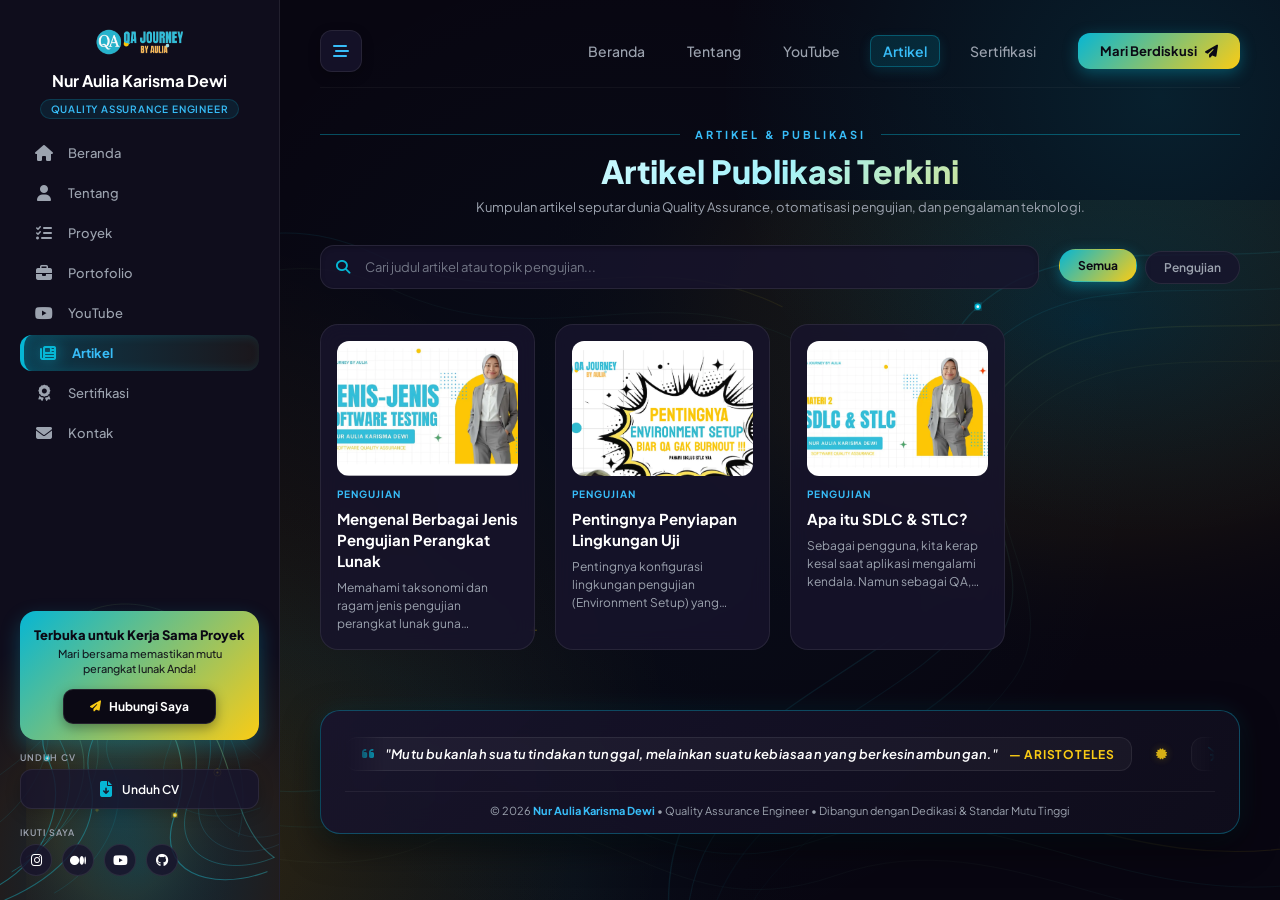
<file: Modul/article.html>
<!DOCTYPE html>
<html lang="id">
<head>
    <meta charset="UTF-8">
    <meta name="viewport" content="width=device-width, initial-scale=1.0">
    <title>Artikel & Publikasi - Nur Aulia Karisma Dewi</title>
    <!-- Google Fonts: Plus Jakarta Sans -->
    <link href="https://fonts.googleapis.com/css2?family=Plus+Jakarta+Sans:wght@300;400;500;600;700;800&display=swap" rel="stylesheet">
    <!-- FontAwesome Icons CDN -->
    <link rel="stylesheet" href="https://cdnjs.cloudflare.com/ajax/libs/font-awesome/6.4.0/css/all.min.css">
    <!-- Hubungkan dengan file style.css -->
    <link rel="stylesheet" href="../style.css">
</head>
<body>

    <div class="portfolio-container">
        <!-- SIDEBAR BACKDROP OVERLAY FOR MOBILE -->
        <div class="sidebar-overlay" id="sidebarOverlay"></div>
        
        <!-- SIDEBAR -->
        <aside class="sidebar" id="sidebar">
            <button class="sidebar-close-btn" aria-label="Tutup Bilah Sisi" title="Tutup Bilah Sisi">
                <i class="fa-solid fa-xmark"></i>
            </button>

            <div class="logo-area">
                <img src="../Asset_img_Thubnile/QA Journey.png" alt="Logo" class="logo-img">
                <div class="logo-text">
                    <h3>Nur Aulia Karisma Dewi</h3>
                    <span>Quality Assurance Engineer</span>
                </div>
            </div>

            <!-- SIDEBAR NAV LINKS -->
            <ul class="nav-links">
                <li><a href="../index.html" data-tooltip="Beranda"><i class="fa-solid fa-house"></i> Beranda</a></li>
                <li><a href="about.html" data-tooltip="Tentang"><i class="fa-solid fa-user"></i> Tentang</a></li>
                <li><a href="project.html" data-tooltip="Proyek"><i class="fa-solid fa-list-check"></i> Proyek</a></li>
                <li><a href="portfolio.html" data-tooltip="Portofolio"><i class="fa-solid fa-briefcase"></i> Portofolio</a></li>
                <li><a href="youtube.html" data-tooltip="YouTube"><i class="fa-brands fa-youtube"></i> YouTube</a></li>
                <li class="active"><a href="article.html" data-tooltip="Artikel"><i class="fa-solid fa-newspaper"></i> Artikel</a></li>
                <li><a href="certificate.html" data-tooltip="Sertifikasi"><i class="fa-solid fa-award"></i> Sertifikasi</a></li>
                <li><a href="../index.html#contact" data-tooltip="Kontak"><i class="fa-solid fa-envelope"></i> Kontak</a></li>
            </ul>

            <div class="freelance-card">
                <p>Terbuka untuk Kerja Sama Proyek</p>
                <small>Mari bersama memastikan mutu perangkat lunak Anda!</small>
                <a href="../index.html#contact" class="btn-hire"><i class="fa-solid fa-paper-plane"></i> Hubungi Saya</a>
            </div>

            <div class="sidebar-footer">
                <p class="download-label">UNDUH CV</p>
                <a href="../certification/sertif.png" class="btn-download" download data-tooltip="Unduh CV">
                    <i class="fa-solid fa-file-arrow-down"></i> Unduh CV
                </a>
                
                <p class="follow-label">IKUTI SAYA</p>
                <div class="social-icons">
                    <a href="https://www.instagram.com/nurauliakarisma?igsi=NmxudG5hdjR0bzlm" target="_blank" title="Instagram"><i class="fa-brands fa-instagram"></i></a>
                    <a href="https://medium.com/@nurauliakarismadewi" target="_blank" title="Medium"><i class="fa-brands fa-medium"></i></a>
                    <a href="https://www.youtube.com/@nurauliakarismadewi" target="_blank" title="YouTube"><i class="fa-brands fa-youtube"></i></a>
                    <a href="https://github.com/nurauliakarisma" target="_blank" title="GitHub"><i class="fa-brands fa-github"></i></a>
                </div>
            </div>
        </aside>

        <!-- MAIN CONTENT AREA -->
        <main class="main-content">
            
            <!-- TOP NAVBAR -->
            <header class="top-nav">
                <div class="top-nav-left">
                    <button id="sidebarToggle" class="sidebar-toggle-btn" aria-label="Buka/Tutup Bilah Sisi" title="Buka/Tutup Bilah Sisi">
                        <i class="fa-solid fa-bars-staggered"></i>
                    </button>
                </div>
                <div class="top-nav-right">
                    <nav>
                        <a href="../index.html">Beranda</a>
                        <a href="about.html">Tentang</a>
                        <a href="youtube.html">YouTube</a>
                        <a href="article.html" class="active">Artikel</a>
                        <a href="certificate.html">Sertifikasi</a>
                    </nav>
                    <a href="../index.html#contact" class="btn-lets-talk">Mari Berdiskusi <i class="fa-solid fa-paper-plane"></i></a>
                </div>
            </header>

            <!-- PAGE TITLE HEADER -->
            <div style="margin-bottom: 30px;" class="reveal">
                <div style="display: flex; align-items: center; gap: 15px; margin-bottom: 10px;">
                    <div style="height: 1px; background: rgba(6, 182, 212, 0.4); flex: 1;"></div>
                    <span style="color: var(--cyan-light); font-size: 11px; text-transform: uppercase; letter-spacing: 3px; font-weight: 700;">ARTIKEL & PUBLIKASI</span>
                    <div style="height: 1px; background: rgba(6, 182, 212, 0.4); flex: 1;"></div>
                </div>
                <h1 style="font-size: 32px; font-weight: 800; text-align: center; margin-bottom: 8px; background: linear-gradient(135deg, #ffffff, #a5f3fc, var(--accent-yellow)); background-clip: text; -webkit-background-clip: text; -webkit-text-fill-color: transparent;">
                    Artikel Publikasi Terkini
                </h1>
                <p style="color: var(--text-muted); text-align: center; font-size: 13px;">
                    Kumpulan artikel seputar dunia Quality Assurance, otomatisasi pengujian, dan pengalaman teknologi.
                </p>
            </div>

            <!-- SEARCH BAR & FILTER TAGS -->
            <div class="article-controls reveal">
                <!-- Search Box -->
                <div class="search-box">
                    <i class="fa-solid fa-search"></i>
                    <input type="text" id="articleSearch" placeholder="Cari judul artikel atau topik pengujian...">
                </div>

                <button class="mobile-filter-btn" aria-label="Buka Filter" title="Filter">
                    <i class="fa-solid fa-sliders"></i>
                    <span>Filter</span>
                </button>

                <!-- Filter Tags -->
                <div class="filter-tags">
                    <button class="tag-btn active" data-filter="all">Semua</button>
                    <button class="tag-btn" data-filter="Pengujian">Pengujian</button>
                </div>
            </div>

            <!-- ARTICLES GRID -->
            <div class="projects-grid" id="articlesGrid">
                <!-- Populated dynamically by articles-data.js & main.js -->
            </div>

            <!-- RUNNING QA QUOTES MARQUEE FOOTER -->
            <footer class="qa-marquee-footer reveal">
                <div class="marquee-wrapper">
                    <div class="marquee-track">
                        <div class="marquee-item">
                            <i class="fa-solid fa-quote-left marquee-icon"></i>
                            <span class="marquee-quote">"Mutu bukanlah suatu tindakan tunggal, melainkan suatu kebiasaan yang berkesinambungan."</span>
                            <span class="marquee-author">— Aristoteles</span>
                        </div>
                        <div class="marquee-separator"><i class="fa-solid fa-certificate"></i></div>
                        <div class="marquee-item">
                            <i class="fa-solid fa-bug-slash marquee-icon"></i>
                            <span class="marquee-quote">"Pengujian perangkat lunak tidak membuktikan ketiadaan cacat sistem, melainkan membuktikan keberadaannya."</span>
                            <span class="marquee-author">— Edsger W. Dijkstra</span>
                        </div>
                        <div class="marquee-separator"><i class="fa-solid fa-bolt"></i></div>
                        <div class="marquee-item">
                            <i class="fa-solid fa-wand-magic-sparkles marquee-icon"></i>
                            <span class="marquee-quote">"Kualitas tidak pernah hadir secara kebetulan; kualitas senantiasa merupakan buah dari ikhtiar yang cerdas."</span>
                            <span class="marquee-author">— John Ruskin</span>
                        </div>
                        <div class="marquee-separator"><i class="fa-solid fa-shield-halved"></i></div>
                        <div class="marquee-item">
                            <i class="fa-solid fa-robot marquee-icon"></i>
                            <span class="marquee-quote">"Otomatiskan hal yang terduga, eksplorasi hal yang luar biasa."</span>
                            <span class="marquee-author">— Filosofi Quality Assurance (QA)</span>
                        </div>
                        <div class="marquee-separator"><i class="fa-solid fa-certificate"></i></div>
                        <div class="marquee-item">
                            <i class="fa-solid fa-bullseye marquee-icon"></i>
                            <span class="marquee-quote">"Uji sedini mungkin, uji sesering mungkin, rilis dengan keyakinan penuh."</span>
                            <span class="marquee-author">— Rekayasa Mutu Perangkat Lunak</span>
                        </div>
                        <div class="marquee-separator"><i class="fa-solid fa-bolt"></i></div>
                        
                        <!-- Duplicate Items for Seamless Infinite Loop -->
                        <div class="marquee-item">
                            <i class="fa-solid fa-quote-left marquee-icon"></i>
                            <span class="marquee-quote">"Mutu bukanlah suatu tindakan tunggal, melainkan suatu kebiasaan yang berkesinambungan."</span>
                            <span class="marquee-author">— Aristoteles</span>
                        </div>
                        <div class="marquee-separator"><i class="fa-solid fa-certificate"></i></div>
                        <div class="marquee-item">
                            <i class="fa-solid fa-bug-slash marquee-icon"></i>
                            <span class="marquee-quote">"Pengujian perangkat lunak tidak membuktikan ketiadaan cacat sistem, melainkan membuktikan keberadaannya."</span>
                            <span class="marquee-author">— Edsger W. Dijkstra</span>
                        </div>
                        <div class="marquee-separator"><i class="fa-solid fa-bolt"></i></div>
                        <div class="marquee-item">
                            <i class="fa-solid fa-wand-magic-sparkles marquee-icon"></i>
                            <span class="marquee-quote">"Kualitas tidak pernah hadir secara kebetulan; kualitas senantiasa merupakan buah dari ikhtiar yang cerdas."</span>
                            <span class="marquee-author">— John Ruskin</span>
                        </div>
                        <div class="marquee-separator"><i class="fa-solid fa-shield-halved"></i></div>
                        <div class="marquee-item">
                            <i class="fa-solid fa-robot marquee-icon"></i>
                            <span class="marquee-quote">"Otomatiskan hal yang terduga, eksplorasi hal yang luar biasa."</span>
                            <span class="marquee-author">— Filosofi Quality Assurance (QA)</span>
                        </div>
                        <div class="marquee-separator"><i class="fa-solid fa-certificate"></i></div>
                        <div class="marquee-item">
                            <i class="fa-solid fa-bullseye marquee-icon"></i>
                            <span class="marquee-quote">"Uji sedini mungkin, uji sesering mungkin, rilis dengan keyakinan penuh."</span>
                            <span class="marquee-author">— Rekayasa Mutu Perangkat Lunak</span>
                        </div>
                        <div class="marquee-separator"><i class="fa-solid fa-bolt"></i></div>
                    </div>
                </div>

                <div class="footer-bottom-bar">
                    <p>© 2026 <strong>Nur Aulia Karisma Dewi</strong> • Quality Assurance Engineer • Dibangun dengan Dedikasi & Standar Mutu Tinggi</p>
                </div>
            </footer>

        </main>
    </div>

    <!-- DATA SCRIPTS -->
    <script src="../Data/articles-data.js"></script>
    <!-- GLOBAL MAIN SCRIPT -->
    <script src="../main.js"></script>
</body>
</html>
</file>
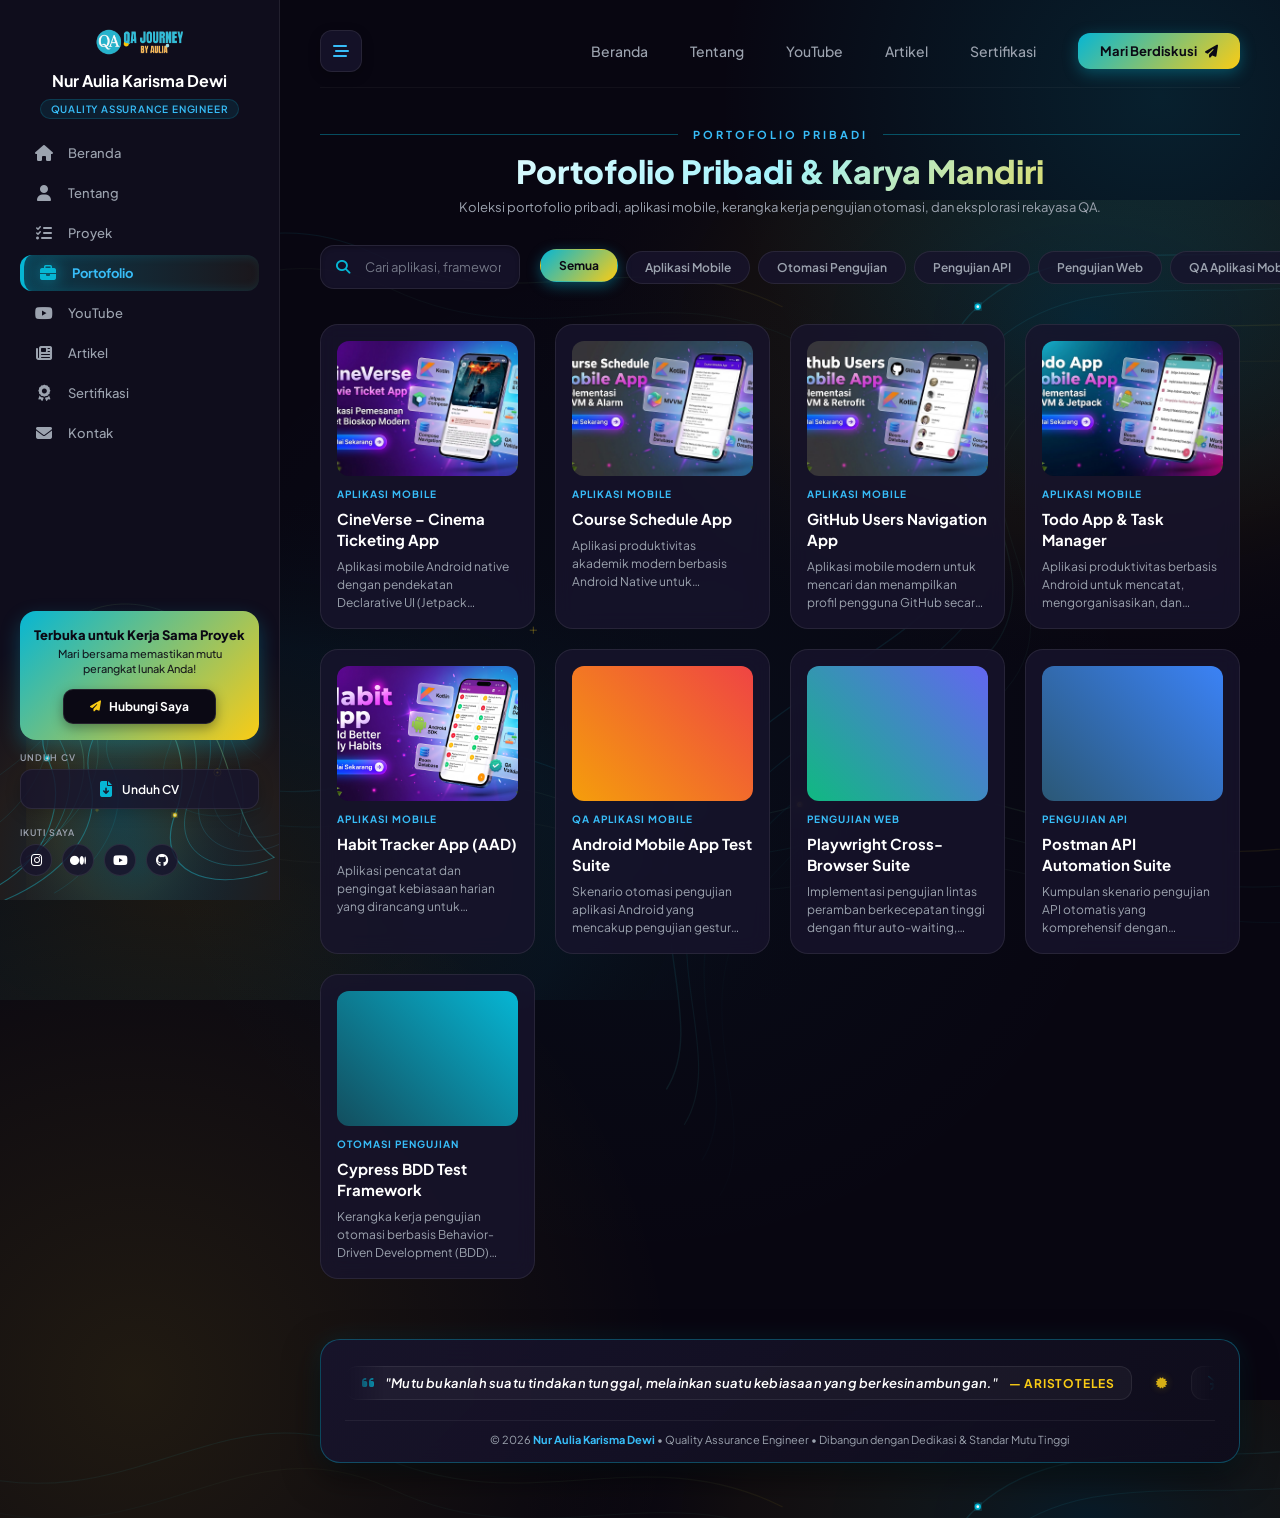
<file: Modul/portfolio.html>
<!DOCTYPE html>
<html lang="id">
<head>
    <meta charset="UTF-8">
    <meta name="viewport" content="width=device-width, initial-scale=1.0">
    <title>Portofolio Pribadi - Nur Aulia Karisma Dewi</title>
    <!-- Google Fonts: Plus Jakarta Sans -->
    <link href="https://fonts.googleapis.com/css2?family=Plus+Jakarta+Sans:wght@300;400;500;600;700;800&display=swap" rel="stylesheet">
    <!-- FontAwesome Icons CDN -->
    <link rel="stylesheet" href="https://cdnjs.cloudflare.com/ajax/libs/font-awesome/6.4.0/css/all.min.css">
    <!-- Hubungkan dengan file style.css -->
    <link rel="stylesheet" href="../style.css">
</head>
<body>

    <div class="portfolio-container">
        <!-- SIDEBAR BACKDROP OVERLAY FOR MOBILE -->
        <div class="sidebar-overlay" id="sidebarOverlay"></div>
        
        <!-- SIDEBAR -->
        <aside class="sidebar" id="sidebar">
            <button class="sidebar-close-btn" aria-label="Tutup Bilah Sisi" title="Tutup Bilah Sisi">
                <i class="fa-solid fa-xmark"></i>
            </button>

            <div class="logo-area">
                <img src="../Asset_img_Thubnile/QA Journey.png" alt="Logo" class="logo-img">
                <div class="logo-text">
                    <h3>Nur Aulia Karisma Dewi</h3>
                    <span>Quality Assurance Engineer</span>
                </div>
            </div>

            <ul class="nav-links">
                <li><a href="../index.html" data-tooltip="Beranda"><i class="fa-solid fa-house"></i> Beranda</a></li>
                <li><a href="about.html" data-tooltip="Tentang"><i class="fa-solid fa-user"></i> Tentang</a></li>
                <li><a href="project.html" data-tooltip="Proyek"><i class="fa-solid fa-list-check"></i> Proyek</a></li>
                <li class="active"><a href="portfolio.html" data-tooltip="Portofolio"><i class="fa-solid fa-briefcase"></i> Portofolio</a></li>
                <li><a href="youtube.html" data-tooltip="YouTube"><i class="fa-brands fa-youtube"></i> YouTube</a></li>
                <li><a href="article.html" data-tooltip="Artikel"><i class="fa-solid fa-newspaper"></i> Artikel</a></li>
                <li><a href="certificate.html" data-tooltip="Sertifikasi"><i class="fa-solid fa-award"></i> Sertifikasi</a></li>
                <li><a href="../index.html#contact" data-tooltip="Kontak"><i class="fa-solid fa-envelope"></i> Kontak</a></li>
            </ul>

            <div class="freelance-card">
                <p>Terbuka untuk Kerja Sama Proyek</p>
                <small>Mari bersama memastikan mutu perangkat lunak Anda!</small>
                <a href="../index.html#contact" class="btn-hire"><i class="fa-solid fa-paper-plane"></i> Hubungi Saya</a>
            </div>

            <div class="sidebar-footer">
                <p class="download-label">UNDUH CV</p>
                <a href="../certification/sertif.png" class="btn-download" download data-tooltip="Unduh CV">
                    <i class="fa-solid fa-file-arrow-down"></i> Unduh CV
                </a>
                
                <p class="follow-label">IKUTI SAYA</p>
                <div class="social-icons">
                    <a href="https://www.instagram.com/nurauliakarisma?igsi=NmxudG5hdjR0bzlm" target="_blank" title="Instagram"><i class="fa-brands fa-instagram"></i></a>
                    <a href="https://medium.com/@nurauliakarismadewi" target="_blank" title="Medium"><i class="fa-brands fa-medium"></i></a>
                    <a href="https://www.youtube.com/@nurauliakarismadewi" target="_blank" title="YouTube"><i class="fa-brands fa-youtube"></i></a>
                    <a href="https://github.com/nurauliakarisma" target="_blank" title="GitHub"><i class="fa-brands fa-github"></i></a>
                </div>
            </div>
        </aside>

        <!-- MAIN CONTENT AREA -->
        <main class="main-content">
            
            <!-- TOP NAVBAR -->
            <header class="top-nav">
                <div class="top-nav-left">
                    <button id="sidebarToggle" class="sidebar-toggle-btn" aria-label="Buka/Tutup Bilah Sisi" title="Buka/Tutup Bilah Sisi">
                        <i class="fa-solid fa-bars-staggered"></i>
                    </button>
                </div>
                <div class="top-nav-right">
                    <nav>
                        <a href="../index.html">Beranda</a>
                        <a href="about.html">Tentang</a>
                        <a href="youtube.html">YouTube</a>
                        <a href="article.html">Artikel</a>
                        <a href="certificate.html">Sertifikasi</a>
                    </nav>
                    <a href="../index.html#contact" class="btn-lets-talk">Mari Berdiskusi <i class="fa-solid fa-paper-plane"></i></a>
                </div>
            </header>

            <!-- PAGE TITLE HEADER -->
            <div style="margin-bottom: 30px;" class="reveal">
                <div style="display: flex; align-items: center; gap: 15px; margin-bottom: 10px;">
                    <div style="height: 1px; background: rgba(6, 182, 212, 0.4); flex: 1;"></div>
                    <span style="color: var(--cyan-light); font-size: 11px; text-transform: uppercase; letter-spacing: 3px; font-weight: 700;">PORTOFOLIO PRIBADI</span>
                    <div style="height: 1px; background: rgba(6, 182, 212, 0.4); flex: 1;"></div>
                </div>
                <h1 style="font-size: 32px; font-weight: 800; text-align: center; margin-bottom: 8px; background: linear-gradient(135deg, #ffffff, #a5f3fc, var(--accent-yellow)); background-clip: text; -webkit-background-clip: text; -webkit-text-fill-color: transparent;">
                    Portofolio Pribadi & Karya Mandiri
                </h1>
                <p style="color: var(--text-muted); text-align: center; font-size: 13px;">
                    Koleksi portofolio pribadi, aplikasi mobile, kerangka kerja pengujian otomasi, dan eksplorasi rekayasa QA.
                </p>
            </div>

            <!-- SEARCH BAR & FILTER TAGS -->
            <div class="article-controls reveal">
                <div class="search-box">
                    <i class="fa-solid fa-search"></i>
                    <input type="text" id="portfolioSearch" placeholder="Cari aplikasi, framework pengujian, atau teknologi...">
                </div>
                <button class="mobile-filter-btn" aria-label="Buka Filter" title="Filter">
                    <i class="fa-solid fa-sliders"></i>
                    <span>Filter</span>
                </button>
                <div class="filter-tags">
                    <button class="tag-btn active" data-filter="all">Semua</button>
                    <button class="tag-btn" data-filter="Aplikasi Mobile">Aplikasi Mobile</button>
                    <button class="tag-btn" data-filter="Otomasi Pengujian">Otomasi Pengujian</button>
                    <button class="tag-btn" data-filter="Pengujian API">Pengujian API</button>
                    <button class="tag-btn" data-filter="Pengujian Web">Pengujian Web</button>
                    <button class="tag-btn" data-filter="QA Aplikasi Mobile">QA Aplikasi Mobile</button>
                </div>
            </div>

            <!-- PORTFOLIO GRID -->
            <div class="projects-grid" id="portfolioGrid">
                <!-- Populated dynamically by portofolio-data.js -->
            </div>

            <!-- RUNNING QA QUOTES MARQUEE FOOTER -->
            <footer class="qa-marquee-footer reveal">
                <div class="marquee-wrapper">
                    <div class="marquee-track">
                        <div class="marquee-item">
                            <i class="fa-solid fa-quote-left marquee-icon"></i>
                            <span class="marquee-quote">"Mutu bukanlah suatu tindakan tunggal, melainkan suatu kebiasaan yang berkesinambungan."</span>
                            <span class="marquee-author">— Aristoteles</span>
                        </div>
                        <div class="marquee-separator"><i class="fa-solid fa-certificate"></i></div>
                        <div class="marquee-item">
                            <i class="fa-solid fa-bug-slash marquee-icon"></i>
                            <span class="marquee-quote">"Pengujian perangkat lunak tidak membuktikan ketiadaan cacat sistem, melainkan membuktikan keberadaannya."</span>
                            <span class="marquee-author">— Edsger W. Dijkstra</span>
                        </div>
                        <div class="marquee-separator"><i class="fa-solid fa-bolt"></i></div>
                        <div class="marquee-item">
                            <i class="fa-solid fa-wand-magic-sparkles marquee-icon"></i>
                            <span class="marquee-quote">"Kualitas tidak pernah hadir secara kebetulan; kualitas senantiasa merupakan buah dari ikhtiar yang cerdas."</span>
                            <span class="marquee-author">— John Ruskin</span>
                        </div>
                        <div class="marquee-separator"><i class="fa-solid fa-shield-halved"></i></div>
                        <div class="marquee-item">
                            <i class="fa-solid fa-robot marquee-icon"></i>
                            <span class="marquee-quote">"Otomatiskan hal yang terduga, eksplorasi hal yang luar biasa."</span>
                            <span class="marquee-author">— Filosofi Quality Assurance (QA)</span>
                        </div>
                        <div class="marquee-separator"><i class="fa-solid fa-certificate"></i></div>
                        <div class="marquee-item">
                            <i class="fa-solid fa-bullseye marquee-icon"></i>
                            <span class="marquee-quote">"Uji sedini mungkin, uji sesering mungkin, rilis dengan keyakinan penuh."</span>
                            <span class="marquee-author">— Rekayasa Mutu Perangkat Lunak</span>
                        </div>
                        <div class="marquee-separator"><i class="fa-solid fa-bolt"></i></div>
                        
                        <!-- Duplicate Items for Seamless Infinite Loop -->
                        <div class="marquee-item">
                            <i class="fa-solid fa-quote-left marquee-icon"></i>
                            <span class="marquee-quote">"Mutu bukanlah suatu tindakan tunggal, melainkan suatu kebiasaan yang berkesinambungan."</span>
                            <span class="marquee-author">— Aristoteles</span>
                        </div>
                        <div class="marquee-separator"><i class="fa-solid fa-certificate"></i></div>
                        <div class="marquee-item">
                            <i class="fa-solid fa-bug-slash marquee-icon"></i>
                            <span class="marquee-quote">"Pengujian perangkat lunak tidak membuktikan ketiadaan cacat sistem, melainkan membuktikan keberadaannya."</span>
                            <span class="marquee-author">— Edsger W. Dijkstra</span>
                        </div>
                        <div class="marquee-separator"><i class="fa-solid fa-bolt"></i></div>
                        <div class="marquee-item">
                            <i class="fa-solid fa-wand-magic-sparkles marquee-icon"></i>
                            <span class="marquee-quote">"Kualitas tidak pernah hadir secara kebetulan; kualitas senantiasa merupakan buah dari ikhtiar yang cerdas."</span>
                            <span class="marquee-author">— John Ruskin</span>
                        </div>
                        <div class="marquee-separator"><i class="fa-solid fa-shield-halved"></i></div>
                        <div class="marquee-item">
                            <i class="fa-solid fa-robot marquee-icon"></i>
                            <span class="marquee-quote">"Otomatiskan hal yang terduga, eksplorasi hal yang luar biasa."</span>
                            <span class="marquee-author">— Filosofi Quality Assurance (QA)</span>
                        </div>
                        <div class="marquee-separator"><i class="fa-solid fa-certificate"></i></div>
                        <div class="marquee-item">
                            <i class="fa-solid fa-bullseye marquee-icon"></i>
                            <span class="marquee-quote">"Uji sedini mungkin, uji sesering mungkin, rilis dengan keyakinan penuh."</span>
                            <span class="marquee-author">— Rekayasa Mutu Perangkat Lunak</span>
                        </div>
                        <div class="marquee-separator"><i class="fa-solid fa-bolt"></i></div>
                    </div>
                </div>

                <div class="footer-bottom-bar">
                    <p>© 2026 <strong>Nur Aulia Karisma Dewi</strong> • Quality Assurance Engineer • Dibangun dengan Dedikasi & Standar Mutu Tinggi</p>
                </div>
            </footer>

        </main>
    </div>

    <!-- DYNAMIC PROJECT DETAIL MODAL (EXECUTIVE & FORMAL) -->
    <div id="projectDetailModal" class="modal-overlay" onclick="outsideClose(event, 'projectDetailModal')">
        <div class="modal-container project-detail-modal-container">
            <!-- Header -->
            <div class="project-modal-header">
                <div class="modal-header-info">
                    <span id="modalProjectTag" class="modal-badge-tag">Portofolio</span>
                    <h3 id="modalProjectTitle">Detail Portofolio</h3>
                </div>
                <button class="modal-close" onclick="closeModal('projectDetailModal')" aria-label="Tutup">
                    <i class="fa-solid fa-xmark"></i>
                </button>
            </div>
            
            <!-- Modal Body (Formal Two-Column Grid & Preview Banner) -->
            <div class="project-modal-body">
                <!-- Preview Visual Banner -->
                <div id="modalProjectBanner" class="project-banner-preview bg-a1">
                    <div class="banner-overlay">
                        <div id="modalProjectBannerBadge" class="banner-badge">
                            <i class="fa-solid fa-shield-check"></i> Portofolio Terverifikasi
                        </div>
                    </div>
                </div>

                <!-- Headline Info -->
                <div class="project-headline">
                    <h2 id="modalProjectName" class="project-formal-title">CineVerse – Cinema Ticketing App</h2>
                </div>

                <!-- Structured Grid Details -->
                <div class="project-info-grid">
                    <!-- Left: Description & Tech Stack -->
                    <div class="project-main-col">
                        <div class="info-section">
                            <h4 class="section-label"><i class="fa-solid fa-align-left"></i> Ringkasan & Ruang Lingkup Portofolio</h4>
                            <p id="modalProjectDesc" class="formal-desc-text"></p>
                        </div>

                        <div class="info-section">
                            <h4 class="section-label"><i class="fa-solid fa-code"></i> Teknologi & Alat Terintegrasi</h4>
                            <div class="modal-tech-badges" id="modalProjectTech"></div>
                        </div>
                    </div>

                    <!-- Right: Metadata Specs Box -->
                    <div class="project-side-col">
                        <div class="formal-specs-card">
                            <h4 class="specs-heading"><i class="fa-solid fa-list-check"></i> Spesifikasi Proyek</h4>
                            
                            <div class="spec-row">
                                <span class="spec-name"><i class="fa-solid fa-user-gear"></i> Peran Penugasan</span>
                                <strong id="modalProjectRole" class="spec-val">-</strong>
                            </div>

                            <div class="spec-row">
                                <span class="spec-name"><i class="fa-regular fa-calendar-check"></i> Durasi Waktu</span>
                                <strong id="modalProjectDuration" class="spec-val">-</strong>
                            </div>

                            <div class="spec-row">
                                <span class="spec-name"><i class="fa-solid fa-layer-group"></i> Kategori</span>
                                <strong id="modalProjectCategory" class="spec-val">-</strong>
                            </div>

                            <div class="spec-row">
                                <span class="spec-name"><i class="fa-solid fa-circle-check"></i> Status Rilis</span>
                                <span class="status-verified-pill"><i class="fa-solid fa-check"></i> Terverifikasi QA</span>
                            </div>
                        </div>
                    </div>
                </div>
            </div>

            <!-- Footer Actions -->
            <div class="project-modal-footer">
                <span class="footer-note"><i class="fa-solid fa-circle-info"></i> Seluruh modul dan spesifikasi diuji dengan standar kualitas QA profesional.</span>
                <button class="btn-formal-close" onclick="closeModal('projectDetailModal')">
                    Tutup Detail <i class="fa-solid fa-check"></i>
                </button>
            </div>
        </div>
    </div>

    <!-- DATA SCRIPTS -->
    <script src="../Data/projects-data.js"></script>
    <script src="../Data/portofolio-data.js"></script>
    <!-- GLOBAL SCRIPT -->
    <script src="../main.js"></script>
</body>
</html>
</file>
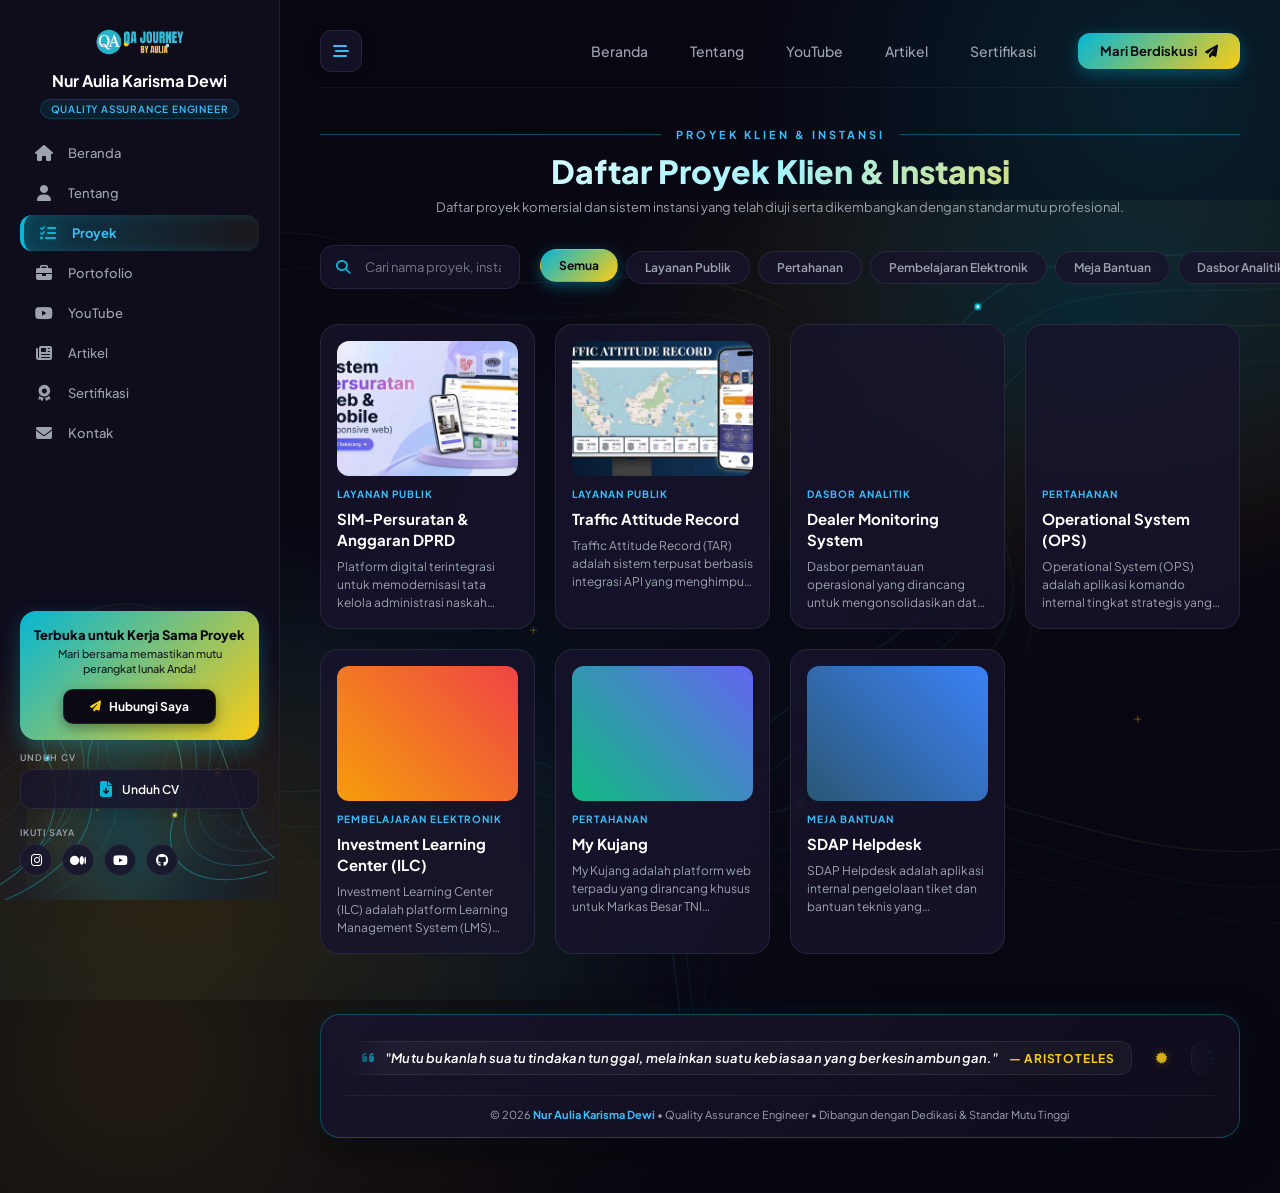
<file: Modul/project.html>
<!DOCTYPE html>
<html lang="id">
<head>
    <meta charset="UTF-8">
    <meta name="viewport" content="width=device-width, initial-scale=1.0">
    <title>Proyek Klien & Instansi - Nur Aulia Karisma Dewi</title>
    <!-- Google Fonts: Plus Jakarta Sans -->
    <link href="https://fonts.googleapis.com/css2?family=Plus+Jakarta+Sans:wght@300;400;500;600;700;800&display=swap" rel="stylesheet">
    <!-- FontAwesome Icons CDN -->
    <link rel="stylesheet" href="https://cdnjs.cloudflare.com/ajax/libs/font-awesome/6.4.0/css/all.min.css">
    <!-- Hubungkan dengan file style.css -->
    <link rel="stylesheet" href="../style.css">
</head>
<body>

    <div class="portfolio-container">
        <!-- SIDEBAR BACKDROP OVERLAY FOR MOBILE -->
        <div class="sidebar-overlay" id="sidebarOverlay"></div>
        
        <!-- SIDEBAR -->
        <aside class="sidebar" id="sidebar">
            <button class="sidebar-close-btn" aria-label="Tutup Bilah Sisi" title="Tutup Bilah Sisi">
                <i class="fa-solid fa-xmark"></i>
            </button>

            <div class="logo-area">
                <img src="../Asset_img_Thubnile/QA Journey.png" alt="Logo" class="logo-img">
                <div class="logo-text">
                    <h3>Nur Aulia Karisma Dewi</h3>
                    <span>Quality Assurance Engineer</span>
                </div>
            </div>

            <ul class="nav-links">
                <li><a href="../index.html" data-tooltip="Beranda"><i class="fa-solid fa-house"></i> Beranda</a></li>
                <li><a href="about.html" data-tooltip="Tentang"><i class="fa-solid fa-user"></i> Tentang</a></li>
                <li class="active"><a href="project.html" data-tooltip="Proyek"><i class="fa-solid fa-list-check"></i> Proyek</a></li>
                <li><a href="portfolio.html" data-tooltip="Portofolio"><i class="fa-solid fa-briefcase"></i> Portofolio</a></li>
                <li><a href="youtube.html" data-tooltip="YouTube"><i class="fa-brands fa-youtube"></i> YouTube</a></li>
                <li><a href="article.html" data-tooltip="Artikel"><i class="fa-solid fa-newspaper"></i> Artikel</a></li>
                <li><a href="certificate.html" data-tooltip="Sertifikasi"><i class="fa-solid fa-award"></i> Sertifikasi</a></li>
                <li><a href="../index.html#contact" data-tooltip="Kontak"><i class="fa-solid fa-envelope"></i> Kontak</a></li>
            </ul>

            <div class="freelance-card">
                <p>Terbuka untuk Kerja Sama Proyek</p>
                <small>Mari bersama memastikan mutu perangkat lunak Anda!</small>
                <a href="../index.html#contact" class="btn-hire"><i class="fa-solid fa-paper-plane"></i> Hubungi Saya</a>
            </div>

            <div class="sidebar-footer">
                <p class="download-label">UNDUH CV</p>
                <a href="../certification/sertif.png" class="btn-download" download data-tooltip="Unduh CV">
                    <i class="fa-solid fa-file-arrow-down"></i> Unduh CV
                </a>
                
                <p class="follow-label">IKUTI SAYA</p>
                <div class="social-icons">
                    <a href="https://www.instagram.com/nurauliakarisma?igsi=NmxudG5hdjR0bzlm" target="_blank" title="Instagram"><i class="fa-brands fa-instagram"></i></a>
                    <a href="https://medium.com/@nurauliakarismadewi" target="_blank" title="Medium"><i class="fa-brands fa-medium"></i></a>
                    <a href="https://www.youtube.com/@nurauliakarismadewi" target="_blank" title="YouTube"><i class="fa-brands fa-youtube"></i></a>
                    <a href="https://github.com/nurauliakarisma" target="_blank" title="GitHub"><i class="fa-brands fa-github"></i></a>
                </div>
            </div>
        </aside>

        <!-- MAIN CONTENT AREA -->
        <main class="main-content">
            
            <!-- TOP NAVBAR -->
            <header class="top-nav">
                <div class="top-nav-left">
                    <button id="sidebarToggle" class="sidebar-toggle-btn" aria-label="Buka/Tutup Bilah Sisi" title="Buka/Tutup Bilah Sisi">
                        <i class="fa-solid fa-bars-staggered"></i>
                    </button>
                </div>
                <div class="top-nav-right">
                    <nav>
                        <a href="../index.html">Beranda</a>
                        <a href="about.html">Tentang</a>
                        <a href="youtube.html">YouTube</a>
                        <a href="article.html">Artikel</a>
                        <a href="certificate.html">Sertifikasi</a>
                    </nav>
                    <a href="../index.html#contact" class="btn-lets-talk">Mari Berdiskusi <i class="fa-solid fa-paper-plane"></i></a>
                </div>
            </header>

            <!-- PAGE TITLE HEADER -->
            <div style="margin-bottom: 30px;" class="reveal">
                <div style="display: flex; align-items: center; gap: 15px; margin-bottom: 10px;">
                    <div style="height: 1px; background: rgba(6, 182, 212, 0.4); flex: 1;"></div>
                    <span style="color: var(--cyan-light); font-size: 11px; text-transform: uppercase; letter-spacing: 3px; font-weight: 700;">PROYEK KLIEN & INSTANSI</span>
                    <div style="height: 1px; background: rgba(6, 182, 212, 0.4); flex: 1;"></div>
                </div>
                <h1 style="font-size: 32px; font-weight: 800; text-align: center; margin-bottom: 8px; background: linear-gradient(135deg, #ffffff, #a5f3fc, var(--accent-yellow)); background-clip: text; -webkit-background-clip: text; -webkit-text-fill-color: transparent;">
                    Daftar Proyek Klien & Instansi
                </h1>
                <p style="color: var(--text-muted); text-align: center; font-size: 13px;">
                    Daftar proyek komersial dan sistem instansi yang telah diuji serta dikembangkan dengan standar mutu profesional.
                </p>
            </div>

            <!-- SEARCH BAR & FILTER TAGS -->
            <div class="article-controls reveal">
                <div class="search-box">
                    <i class="fa-solid fa-search"></i>
                    <input type="text" id="projectSearch" placeholder="Cari nama proyek, instansi, atau teknologi...">
                </div>
                <button class="mobile-filter-btn" aria-label="Buka Filter" title="Filter">
                    <i class="fa-solid fa-sliders"></i>
                    <span>Filter</span>
                </button>
                <div class="filter-tags">
                    <button class="tag-btn active" data-filter="all">Semua</button>
                    <button class="tag-btn" data-filter="Layanan Publik">Layanan Publik</button>
                    <button class="tag-btn" data-filter="Pertahanan">Pertahanan</button>
                    <button class="tag-btn" data-filter="Pembelajaran Elektronik">Pembelajaran Elektronik</button>
                    <button class="tag-btn" data-filter="Meja Bantuan">Meja Bantuan</button>
                    <button class="tag-btn" data-filter="Dasbor Analitik">Dasbor Analitik</button>
                </div>
            </div>

            <!-- PROJECTS GRID -->
            <div class="projects-grid" id="projectsGrid">
                <!-- Populated dynamically by projects-data.js -->
            </div>

            <!-- RUNNING QA QUOTES MARQUEE FOOTER -->
            <footer class="qa-marquee-footer reveal">
                <div class="marquee-wrapper">
                    <div class="marquee-track">
                        <div class="marquee-item">
                            <i class="fa-solid fa-quote-left marquee-icon"></i>
                            <span class="marquee-quote">"Mutu bukanlah suatu tindakan tunggal, melainkan suatu kebiasaan yang berkesinambungan."</span>
                            <span class="marquee-author">— Aristoteles</span>
                        </div>
                        <div class="marquee-separator"><i class="fa-solid fa-certificate"></i></div>
                        <div class="marquee-item">
                            <i class="fa-solid fa-bug-slash marquee-icon"></i>
                            <span class="marquee-quote">"Pengujian perangkat lunak tidak membuktikan ketiadaan cacat sistem, melainkan membuktikan keberadaannya."</span>
                            <span class="marquee-author">— Edsger W. Dijkstra</span>
                        </div>
                        <div class="marquee-separator"><i class="fa-solid fa-bolt"></i></div>
                        <div class="marquee-item">
                            <i class="fa-solid fa-wand-magic-sparkles marquee-icon"></i>
                            <span class="marquee-quote">"Kualitas tidak pernah hadir secara kebetulan; kualitas senantiasa merupakan buah dari ikhtiar yang cerdas."</span>
                            <span class="marquee-author">— John Ruskin</span>
                        </div>
                        <div class="marquee-separator"><i class="fa-solid fa-shield-halved"></i></div>
                        <div class="marquee-item">
                            <i class="fa-solid fa-robot marquee-icon"></i>
                            <span class="marquee-quote">"Otomatiskan hal yang terduga, eksplorasi hal yang luar biasa."</span>
                            <span class="marquee-author">— Filosofi Quality Assurance (QA)</span>
                        </div>
                        <div class="marquee-separator"><i class="fa-solid fa-certificate"></i></div>
                        <div class="marquee-item">
                            <i class="fa-solid fa-bullseye marquee-icon"></i>
                            <span class="marquee-quote">"Uji sedini mungkin, uji sesering mungkin, rilis dengan keyakinan penuh."</span>
                            <span class="marquee-author">— Rekayasa Mutu Perangkat Lunak</span>
                        </div>
                        <div class="marquee-separator"><i class="fa-solid fa-bolt"></i></div>
                        
                        <!-- Duplicate Items for Seamless Infinite Loop -->
                        <div class="marquee-item">
                            <i class="fa-solid fa-quote-left marquee-icon"></i>
                            <span class="marquee-quote">"Mutu bukanlah suatu tindakan tunggal, melainkan suatu kebiasaan yang berkesinambungan."</span>
                            <span class="marquee-author">— Aristoteles</span>
                        </div>
                        <div class="marquee-separator"><i class="fa-solid fa-certificate"></i></div>
                        <div class="marquee-item">
                            <i class="fa-solid fa-bug-slash marquee-icon"></i>
                            <span class="marquee-quote">"Pengujian perangkat lunak tidak membuktikan ketiadaan cacat sistem, melainkan membuktikan keberadaannya."</span>
                            <span class="marquee-author">— Edsger W. Dijkstra</span>
                        </div>
                        <div class="marquee-separator"><i class="fa-solid fa-bolt"></i></div>
                        <div class="marquee-item">
                            <i class="fa-solid fa-wand-magic-sparkles marquee-icon"></i>
                            <span class="marquee-quote">"Kualitas tidak pernah hadir secara kebetulan; kualitas senantiasa merupakan buah dari ikhtiar yang cerdas."</span>
                            <span class="marquee-author">— John Ruskin</span>
                        </div>
                        <div class="marquee-separator"><i class="fa-solid fa-shield-halved"></i></div>
                        <div class="marquee-item">
                            <i class="fa-solid fa-robot marquee-icon"></i>
                            <span class="marquee-quote">"Otomatiskan hal yang terduga, eksplorasi hal yang luar biasa."</span>
                            <span class="marquee-author">— Filosofi Quality Assurance (QA)</span>
                        </div>
                        <div class="marquee-separator"><i class="fa-solid fa-certificate"></i></div>
                        <div class="marquee-item">
                            <i class="fa-solid fa-bullseye marquee-icon"></i>
                            <span class="marquee-quote">"Uji sedini mungkin, uji sesering mungkin, rilis dengan keyakinan penuh."</span>
                            <span class="marquee-author">— Rekayasa Mutu Perangkat Lunak</span>
                        </div>
                        <div class="marquee-separator"><i class="fa-solid fa-bolt"></i></div>
                    </div>
                </div>

                <div class="footer-bottom-bar">
                    <p>© 2026 <strong>Nur Aulia Karisma Dewi</strong> • Quality Assurance Engineer • Dibangun dengan Dedikasi & Standar Mutu Tinggi</p>
                </div>
            </footer>

        </main>
    </div>

    <!-- DYNAMIC PROJECT DETAIL MODAL (EXECUTIVE & FORMAL) -->
    <div id="projectDetailModal" class="modal-overlay" onclick="outsideClose(event, 'projectDetailModal')">
        <div class="modal-container project-detail-modal-container">
            <!-- Header -->
            <div class="project-modal-header">
                <div class="modal-header-info">
                    <span id="modalProjectTag" class="modal-badge-tag">Dasbor</span>
                    <h3 id="modalProjectTitle">Detail Proyek</h3>
                </div>
                <button class="modal-close" onclick="closeModal('projectDetailModal')" aria-label="Tutup">
                    <i class="fa-solid fa-xmark"></i>
                </button>
            </div>
            
            <!-- Modal Body (Formal Two-Column Grid & Preview Banner) -->
            <div class="project-modal-body">
                <!-- Preview Visual Banner -->
                <div id="modalProjectBanner" class="project-banner-preview bg-a1">
                    <div class="banner-overlay">
                        <div id="modalProjectBannerBadge" class="banner-badge">
                            <i class="fa-solid fa-shield-check"></i> Pengujian Web & Aplikasi Mobile
                        </div>
                    </div>
                </div>

                <!-- Headline Info -->
                <div class="project-headline">
                    <h2 id="modalProjectName" class="project-formal-title">Sistem Pemantauan Dealer & Klien</h2>
                </div>

                <!-- Structured Grid Details -->
                <div class="project-info-grid">
                    <!-- Left: Description & Tech Stack -->
                    <div class="project-main-col">
                        <div class="info-section">
                            <h4 class="section-label"><i class="fa-solid fa-align-left"></i> Ringkasan & Ruang Lingkup Proyek</h4>
                            <p id="modalProjectDesc" class="formal-desc-text"></p>
                        </div>

                        <div class="info-section">
                            <h4 class="section-label"><i class="fa-solid fa-code"></i> Metodologi & Alat QA</h4>
                            <div class="modal-tech-badges" id="modalProjectTech"></div>
                        </div>
                    </div>

                    <!-- Right: Metadata Specs Box -->
                    <div class="project-side-col">
                        <div class="formal-specs-card">
                            <h4 class="specs-heading"><i class="fa-solid fa-list-check"></i> Spesifikasi Proyek</h4>
                            
                            <div class="spec-row">
                                <span class="spec-name"><i class="fa-solid fa-user-gear"></i> Peran Penugasan</span>
                                <strong id="modalProjectRole" class="spec-val">-</strong>
                            </div>

                            <div class="spec-row">
                                <span class="spec-name"><i class="fa-regular fa-calendar-check"></i> Durasi Waktu</span>
                                <strong id="modalProjectDuration" class="spec-val">-</strong>
                            </div>

                            <div class="spec-row">
                                <span class="spec-name"><i class="fa-solid fa-layer-group"></i> Kategori</span>
                                <strong id="modalProjectCategory" class="spec-val">-</strong>
                            </div>

                            <div class="spec-row">
                                <span class="spec-name"><i class="fa-solid fa-circle-check"></i> Status Rilis</span>
                                <span class="status-verified-pill"><i class="fa-solid fa-check"></i> Terverifikasi QA</span>
                            </div>
                        </div>
                    </div>
                </div>
            </div>

            <!-- Footer Actions -->
            <div class="project-modal-footer">
                <span class="footer-note"><i class="fa-solid fa-circle-info"></i> Seluruh modul dan spesifikasi diuji dengan standar kualitas QA profesional.</span>
                <button class="btn-formal-close" onclick="closeModal('projectDetailModal')">
                    Tutup Detail <i class="fa-solid fa-check"></i>
                </button>
            </div>
        </div>
    </div>

    <!-- DATA SCRIPTS -->
    <script src="../Data/projects-data.js"></script>
    <script src="../Data/portofolio-data.js"></script>
    <!-- GLOBAL SCRIPT -->
    <script src="../main.js"></script>
</body>
</html>
</file>
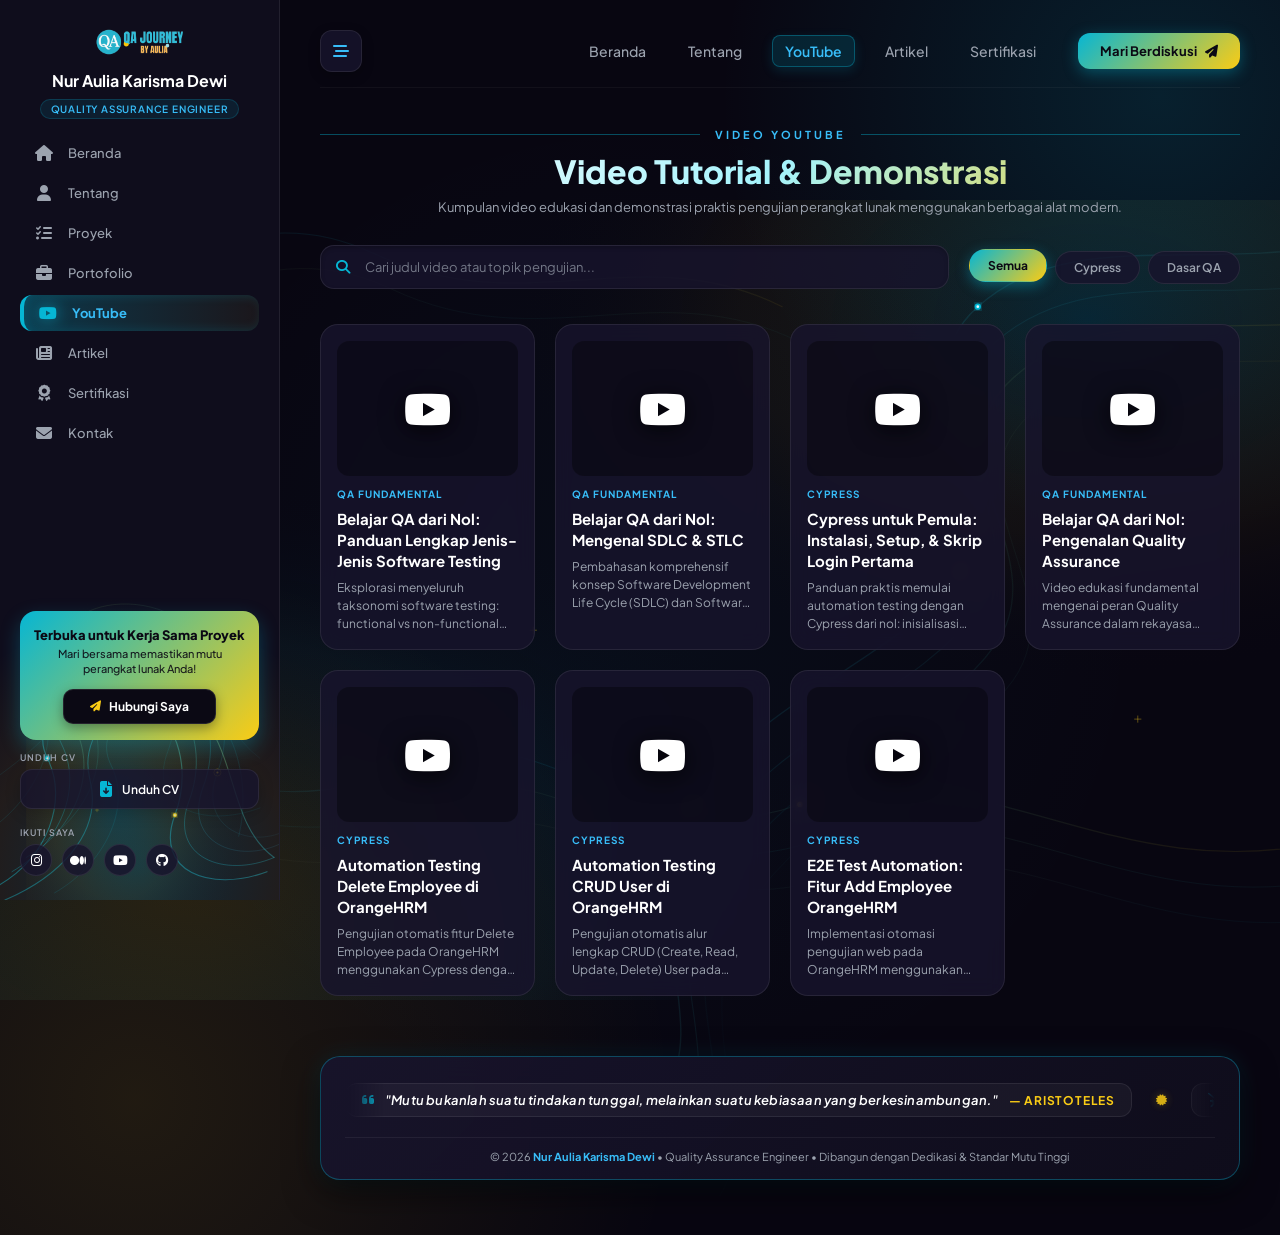
<file: Modul/youtube.html>
<!DOCTYPE html>
<html lang="id">
<head>
    <meta charset="UTF-8">
    <meta name="viewport" content="width=device-width, initial-scale=1.0">
    <title>Kanal YouTube - Nur Aulia Karisma Dewi</title>
    <!-- Google Fonts: Plus Jakarta Sans -->
    <link href="https://fonts.googleapis.com/css2?family=Plus+Jakarta+Sans:wght@300;400;500;600;700;800&display=swap" rel="stylesheet">
    <!-- FontAwesome Icons CDN -->
    <link rel="stylesheet" href="https://cdnjs.cloudflare.com/ajax/libs/font-awesome/6.4.0/css/all.min.css">
    <!-- Hubungkan dengan file style.css di luar folder Modul -->
    <link rel="stylesheet" href="../style.css">
</head>
<body>

    <div class="portfolio-container">
        <!-- SIDEBAR BACKDROP OVERLAY FOR MOBILE -->
        <div class="sidebar-overlay" id="sidebarOverlay"></div>
        
        <!-- SIDEBAR -->
        <aside class="sidebar" id="sidebar">
            <button class="sidebar-close-btn" aria-label="Tutup Bilah Sisi" title="Tutup Bilah Sisi">
                <i class="fa-solid fa-xmark"></i>
            </button>

            <div class="logo-area">
                <img src="../Asset_img_Thubnile/QA Journey.png" alt="Logo" class="logo-img">
                <div class="logo-text">
                    <h3>Nur Aulia Karisma Dewi</h3>
                    <span>Quality Assurance Engineer</span>
                </div>
            </div>

            <!-- SIDEBAR NAV LINKS -->
            <ul class="nav-links">
                <li><a href="../index.html" data-tooltip="Beranda"><i class="fa-solid fa-house"></i> Beranda</a></li>
                <li><a href="about.html" data-tooltip="Tentang"><i class="fa-solid fa-user"></i> Tentang</a></li>
                <li><a href="project.html" data-tooltip="Proyek"><i class="fa-solid fa-list-check"></i> Proyek</a></li>
                <li><a href="portfolio.html" data-tooltip="Portofolio"><i class="fa-solid fa-briefcase"></i> Portofolio</a></li>
                <li class="active"><a href="youtube.html" data-tooltip="YouTube"><i class="fa-brands fa-youtube"></i> YouTube</a></li>
                <li><a href="article.html" data-tooltip="Artikel"><i class="fa-solid fa-newspaper"></i> Artikel</a></li>
                <li><a href="certificate.html" data-tooltip="Sertifikasi"><i class="fa-solid fa-award"></i> Sertifikasi</a></li>
                <li><a href="../index.html#contact" data-tooltip="Kontak"><i class="fa-solid fa-envelope"></i> Kontak</a></li>
            </ul>

            <div class="freelance-card">
                <p>Terbuka untuk Kerja Sama Proyek</p>
                <small>Mari bersama memastikan mutu perangkat lunak Anda!</small>
                <a href="../index.html#contact" class="btn-hire"><i class="fa-solid fa-paper-plane"></i> Hubungi Saya</a>
            </div>

            <div class="sidebar-footer">
                <p class="download-label">UNDUH CV</p>
                <a href="../certification/sertif.png" class="btn-download" download data-tooltip="Unduh CV">
                    <i class="fa-solid fa-file-arrow-down"></i> Unduh CV
                </a>
                
                <p class="follow-label">IKUTI SAYA</p>
                <div class="social-icons">
                    <a href="https://www.instagram.com/nurauliakarisma?igsi=NmxudG5hdjR0bzlm" target="_blank" title="Instagram"><i class="fa-brands fa-instagram"></i></a>
                    <a href="https://medium.com/@nurauliakarismadewi" target="_blank" title="Medium"><i class="fa-brands fa-medium"></i></a>
                    <a href="https://www.youtube.com/@nurauliakarismadewi" target="_blank" title="YouTube"><i class="fa-brands fa-youtube"></i></a>
                    <a href="https://github.com/nurauliakarisma" target="_blank" title="GitHub"><i class="fa-brands fa-github"></i></a>
                </div>
            </div>
        </aside>

        <!-- MAIN CONTENT AREA -->
        <main class="main-content">
            
            <!-- TOP NAVBAR -->
            <header class="top-nav">
                <div class="top-nav-left">
                    <button id="sidebarToggle" class="sidebar-toggle-btn" aria-label="Buka/Tutup Bilah Sisi" title="Buka/Tutup Bilah Sisi">
                        <i class="fa-solid fa-bars-staggered"></i>
                    </button>
                </div>
                <div class="top-nav-right">
                    <nav>
                        <a href="../index.html">Beranda</a>
                        <a href="about.html">Tentang</a>
                        <a href="youtube.html" class="active">YouTube</a>
                        <a href="article.html">Artikel</a>
                        <a href="certificate.html">Sertifikasi</a>
                    </nav>
                    <a href="../index.html#contact" class="btn-lets-talk">Mari Berdiskusi <i class="fa-solid fa-paper-plane"></i></a>
                </div>
            </header>

            <!-- PAGE TITLE HEADER -->
            <div style="margin-bottom: 30px;" class="reveal">
                <div style="display: flex; align-items: center; gap: 15px; margin-bottom: 10px;">
                    <div style="height: 1px; background: rgba(6, 182, 212, 0.4); flex: 1;"></div>
                    <span style="color: var(--cyan-light); font-size: 11px; text-transform: uppercase; letter-spacing: 3px; font-weight: 700;">VIDEO YOUTUBE</span>
                    <div style="height: 1px; background: rgba(6, 182, 212, 0.4); flex: 1;"></div>
                </div>
                <h1 style="font-size: 32px; font-weight: 800; text-align: center; margin-bottom: 8px; background: linear-gradient(135deg, #ffffff, #a5f3fc, var(--accent-yellow)); background-clip: text; -webkit-background-clip: text; -webkit-text-fill-color: transparent;">
                    Video Tutorial & Demonstrasi
                </h1>
                <p style="color: var(--text-muted); text-align: center; font-size: 13px;">
                    Kumpulan video edukasi dan demonstrasi praktis pengujian perangkat lunak menggunakan berbagai alat modern.
                </p>
            </div>

            <!-- SEARCH BAR & FILTER TAGS -->
            <div class="article-controls reveal">
                <!-- Search Box -->
                <div class="search-box">
                    <i class="fa-solid fa-search"></i>
                    <input type="text" id="videoSearch" placeholder="Cari judul video atau topik pengujian...">
                </div>

                <button class="mobile-filter-btn" aria-label="Buka Filter" title="Filter">
                    <i class="fa-solid fa-sliders"></i>
                    <span>Filter</span>
                </button>

                <!-- Filter Tags -->
                <div class="filter-tags">
                    <button class="tag-btn active" data-filter="all">Semua</button>
                    <button class="tag-btn" data-filter="Cypress">Cypress</button>
                    <button class="tag-btn" data-filter="QA Fundamental">Dasar QA</button>
                </div>
            </div>

            <!-- VIDEOS GRID -->
            <div class="projects-grid" id="videosGrid">
                <!-- Populated dynamically by youtube-data.js -->
            </div>

            <!-- RUNNING QA QUOTES MARQUEE FOOTER -->
            <footer class="qa-marquee-footer reveal">
                <div class="marquee-wrapper">
                    <div class="marquee-track">
                        <div class="marquee-item">
                            <i class="fa-solid fa-quote-left marquee-icon"></i>
                            <span class="marquee-quote">"Mutu bukanlah suatu tindakan tunggal, melainkan suatu kebiasaan yang berkesinambungan."</span>
                            <span class="marquee-author">— Aristoteles</span>
                        </div>
                        <div class="marquee-separator"><i class="fa-solid fa-certificate"></i></div>
                        <div class="marquee-item">
                            <i class="fa-solid fa-bug-slash marquee-icon"></i>
                            <span class="marquee-quote">"Pengujian perangkat lunak tidak membuktikan ketiadaan cacat sistem, melainkan membuktikan keberadaannya."</span>
                            <span class="marquee-author">— Edsger W. Dijkstra</span>
                        </div>
                        <div class="marquee-separator"><i class="fa-solid fa-bolt"></i></div>
                        <div class="marquee-item">
                            <i class="fa-solid fa-wand-magic-sparkles marquee-icon"></i>
                            <span class="marquee-quote">"Kualitas tidak pernah hadir secara kebetulan; kualitas senantiasa merupakan buah dari ikhtiar yang cerdas."</span>
                            <span class="marquee-author">— John Ruskin</span>
                        </div>
                        <div class="marquee-separator"><i class="fa-solid fa-shield-halved"></i></div>
                        <div class="marquee-item">
                            <i class="fa-solid fa-robot marquee-icon"></i>
                            <span class="marquee-quote">"Otomatiskan hal yang terduga, eksplorasi hal yang luar biasa."</span>
                            <span class="marquee-author">— Filosofi Quality Assurance (QA)</span>
                        </div>
                        <div class="marquee-separator"><i class="fa-solid fa-certificate"></i></div>
                        <div class="marquee-item">
                            <i class="fa-solid fa-bullseye marquee-icon"></i>
                            <span class="marquee-quote">"Uji sedini mungkin, uji sesering mungkin, rilis dengan keyakinan penuh."</span>
                            <span class="marquee-author">— Rekayasa Mutu Perangkat Lunak</span>
                        </div>
                        <div class="marquee-separator"><i class="fa-solid fa-bolt"></i></div>
                        
                        <!-- Duplicate Items for Seamless Infinite Loop -->
                        <div class="marquee-item">
                            <i class="fa-solid fa-quote-left marquee-icon"></i>
                            <span class="marquee-quote">"Mutu bukanlah suatu tindakan tunggal, melainkan suatu kebiasaan yang berkesinambungan."</span>
                            <span class="marquee-author">— Aristoteles</span>
                        </div>
                        <div class="marquee-separator"><i class="fa-solid fa-certificate"></i></div>
                        <div class="marquee-item">
                            <i class="fa-solid fa-bug-slash marquee-icon"></i>
                            <span class="marquee-quote">"Pengujian perangkat lunak tidak membuktikan ketiadaan cacat sistem, melainkan membuktikan keberadaannya."</span>
                            <span class="marquee-author">— Edsger W. Dijkstra</span>
                        </div>
                        <div class="marquee-separator"><i class="fa-solid fa-bolt"></i></div>
                        <div class="marquee-item">
                            <i class="fa-solid fa-wand-magic-sparkles marquee-icon"></i>
                            <span class="marquee-quote">"Kualitas tidak pernah hadir secara kebetulan; kualitas senantiasa merupakan buah dari ikhtiar yang cerdas."</span>
                            <span class="marquee-author">— John Ruskin</span>
                        </div>
                        <div class="marquee-separator"><i class="fa-solid fa-shield-halved"></i></div>
                        <div class="marquee-item">
                            <i class="fa-solid fa-robot marquee-icon"></i>
                            <span class="marquee-quote">"Otomatiskan hal yang terduga, eksplorasi hal yang luar biasa."</span>
                            <span class="marquee-author">— Filosofi Quality Assurance (QA)</span>
                        </div>
                        <div class="marquee-separator"><i class="fa-solid fa-certificate"></i></div>
                        <div class="marquee-item">
                            <i class="fa-solid fa-bullseye marquee-icon"></i>
                            <span class="marquee-quote">"Uji sedini mungkin, uji sesering mungkin, rilis dengan keyakinan penuh."</span>
                            <span class="marquee-author">— Rekayasa Mutu Perangkat Lunak</span>
                        </div>
                        <div class="marquee-separator"><i class="fa-solid fa-bolt"></i></div>
                    </div>
                </div>

                <div class="footer-bottom-bar">
                    <p>© 2026 <strong>Nur Aulia Karisma Dewi</strong> • Quality Assurance Engineer • Dibangun dengan Dedikasi & Standar Mutu Tinggi</p>
                </div>
            </footer>

        </main>
    </div>

    <!-- DATA SCRIPTS -->
    <script src="../Data/youtube-data.js"></script>
    <!-- GLOBAL MAIN SCRIPT -->
    <script src="../main.js"></script>
</body>
</html>
</file>
<file: style.css>
/* ==========================================================
   RESET & VARIABLES (Tema Biru Tosca & Kuning - Sesuai Logo)
   ========================================================== */
* {
    margin: 0;
    padding: 0;
    box-sizing: border-box;
    font-family: 'Plus Jakarta Sans', sans-serif;
}

:root {
    --bg-main: #080611;
    --bg-sidebar: #0F0D1C;
    --bg-card: rgba(24, 20, 44, 0.82);
    --bg-card-hover: rgba(34, 28, 61, 0.92);
    
    /* Warna Utama: Biru Cyan / Tosca & Kuning (Menyesuaikan Logo) */
    --cyan-primary: #06B6D4;
    --cyan-light: #38BDF8;
    --cyan-glow: rgba(6, 182, 212, 0.35);
    --accent-yellow: #FACC15;
    --yellow-glow: rgba(250, 204, 21, 0.3);
    
    --text-main: #FFFFFF;
    --text-muted: #9CA3AF;
    --border-color: rgba(255, 255, 255, 0.08);

    /* Sidebar dimension variables */
    --sidebar-width: 280px;
    --sidebar-collapsed-width: 80px;
    --transition-smooth: 0.35s cubic-bezier(0.4, 0, 0.2, 1);
}

html {
    scroll-behavior: smooth;
    overflow-x: hidden;
}

body {
    background-color: var(--bg-main);
    color: var(--text-main);
    overflow-x: hidden;
    min-height: 100vh;
    background-image: 
        radial-gradient(circle at 85% 12%, rgba(6, 182, 212, 0.15) 0%, transparent 45%),
        radial-gradient(circle at 15% 85%, rgba(250, 204, 21, 0.10) 0%, transparent 50%),
        radial-gradient(circle at 50% 50%, rgba(6, 182, 212, 0.04) 0%, transparent 60%),
        url('Asset_img_Thubnile/bg-topography.svg');
    background-repeat: no-repeat, no-repeat, no-repeat, repeat-y;
    background-position: top right, bottom left, center center, center top;
    background-size: 800px 800px, 900px 900px, 1200px 1200px, 100% 1200px;
    background-attachment: scroll;
}

/* ==========================================================
   LAYOUT CONTAINER & SIDEBAR BACKDROP OVERLAY
   ========================================================== */
.portfolio-container {
    display: flex;
    min-height: 100vh;
    position: relative;
    width: 100%;
}

.sidebar-overlay {
    position: fixed;
    top: 0;
    left: 0;
    width: 100vw;
    height: 100vh;
    background: rgba(11, 9, 20, 0.75);
    backdrop-filter: blur(6px);
    -webkit-backdrop-filter: blur(6px);
    z-index: 999;
    opacity: 0;
    visibility: hidden;
    pointer-events: none;
    transition: opacity var(--transition-smooth), visibility var(--transition-smooth);
}

.portfolio-container.mobile-open .sidebar-overlay {
    opacity: 1;
    visibility: visible;
    pointer-events: auto;
}

/* ==========================================================
   SIDEBAR STYLING (Responsive, Collapsible & Icon Mode)
   ========================================================== */
.sidebar {
    width: var(--sidebar-width);
    background-color: var(--bg-sidebar);
    border-right: 1px solid var(--border-color);
    padding: 24px 20px;
    display: flex;
    flex-direction: column;
    justify-content: flex-start;
    position: fixed;
    height: 100vh;
    height: 100dvh;
    left: 0;
    top: 0;
    overflow-y: auto;
    overflow-x: hidden;
    scrollbar-width: none;
    -ms-overflow-style: none;
    z-index: 1000;
    background-image: 
        radial-gradient(circle at 50% 90%, rgba(6, 182, 212, 0.18) 0%, rgba(250, 204, 21, 0.08) 45%, transparent 75%),
        url('Asset_img_Thubnile/sidebar-waves.svg');
    background-repeat: no-repeat, no-repeat;
    background-position: bottom center, bottom center;
    background-size: 100% 340px, 100% 340px;
    transition: width var(--transition-smooth), padding var(--transition-smooth), transform var(--transition-smooth), box-shadow var(--transition-smooth);
}

.sidebar > * {
    position: relative;
    z-index: 2;
}

.sidebar::-webkit-scrollbar {
    display: none;
}

/* Mobile Close Button inside Sidebar */
.sidebar-close-btn {
    display: none;
    position: absolute;
    top: 18px;
    right: 18px;
    background: rgba(255, 255, 255, 0.06);
    border: 1px solid var(--border-color);
    color: var(--text-muted);
    width: 34px;
    height: 34px;
    border-radius: 50%;
    align-items: center;
    justify-content: center;
    cursor: pointer;
    font-size: 15px;
    transition: all 0.2s ease;
    z-index: 10;
}

.sidebar-close-btn:hover {
    background: var(--cyan-primary);
    color: #0B0914;
    transform: rotate(90deg);
}

/* ==========================================================
   SIDEBAR: LOGO AREA
   ========================================================== */
.sidebar .logo-area {
    display: flex;
    flex-direction: column;
    align-items: center;
    text-align: center;
    gap: 10px;
    margin-bottom: 16px;
    padding: 0 10px;
    transition: margin var(--transition-smooth), gap var(--transition-smooth);
    flex-shrink: 0;
}

.sidebar .logo-img {
    max-width: 90px;
    width: 100%;
    height: auto;
    object-fit: contain;
    display: block;
    margin: 0 auto;
    transition: max-width var(--transition-smooth), transform var(--transition-smooth);
}

.sidebar .logo-img:hover {
    transform: scale(1.05);
}

.sidebar .logo-text {
    text-align: center;
    width: 100%;
    transition: opacity 0.25s ease, max-height 0.3s ease;
    overflow: hidden;
}

.sidebar .logo-text h3 {
    font-size: 16px;
    font-weight: 700;
    color: var(--text-main);
    margin: 0 0 4px 0;
    line-height: 1.35;
    white-space: nowrap;
}

.sidebar .logo-text span {
    display: inline-block;
    font-size: 10px;
    color: var(--cyan-light);
    font-weight: 600;
    letter-spacing: 0.8px;
    text-transform: uppercase;
    background: rgba(6, 182, 212, 0.1);
    padding: 3px 10px;
    border-radius: 12px;
    border: 1px solid rgba(6, 182, 212, 0.2);
    white-space: nowrap;
}

/* ==========================================================
   SIDEBAR: NAVIGATION LINKS & TOOLTIP
   ========================================================== */
.nav-links {
    list-style: none;
    display: flex;
    flex-direction: column;
    padding: 0;
    margin: 0;
    gap: 4px;
    flex-shrink: 0;
}

.nav-links li {
    position: relative;
}

.nav-links li a {
    display: flex;
    align-items: center;
    gap: 14px;
    color: var(--text-muted);
    text-decoration: none;
    padding: 10px 14px;
    border-radius: 12px;
    font-size: 13px;
    font-weight: 500;
    transition: all 0.3s cubic-bezier(0.4, 0, 0.2, 1);
    position: relative;
    white-space: nowrap;
    overflow: hidden;
}

.nav-links li a i {
    font-size: 16px;
    width: 20px;
    text-align: center;
    flex-shrink: 0;
    transition: transform 0.3s ease, color 0.3s ease;
}

.nav-links li a:hover {
    background: rgba(6, 182, 212, 0.12);
    color: var(--text-main);
    transform: translateX(4px);
}

.nav-links li a:hover i {
    color: var(--cyan-light);
    transform: scale(1.15);
}

.nav-links li.active a {
    background: linear-gradient(90deg, rgba(6, 182, 212, 0.25), rgba(250, 204, 21, 0.05));
    color: var(--cyan-light);
    border-left: 4px solid var(--cyan-primary);
    font-weight: 700;
    box-shadow: inset 4px 0 12px rgba(6, 182, 212, 0.2);
}

.nav-links li.active a i {
    color: var(--cyan-primary);
    filter: drop-shadow(0 0 8px rgba(6, 182, 212, 0.7));
}

/* ==========================================================
   SIDEBAR: FREELANCE CARD & CTA
   ========================================================== */
.freelance-card {
    background: linear-gradient(135deg, var(--cyan-primary), var(--accent-yellow));
    border: none;
    padding: 16px 14px;
    border-radius: 16px;
    text-align: center;
    margin-top: auto;
    margin-bottom: 12px;
    box-shadow: 0 8px 20px rgba(6, 182, 212, 0.3);
    transition: transform 0.3s ease, box-shadow 0.3s ease, opacity 0.25s ease;
    display: flex;
    flex-direction: column;
    align-items: center;
    flex-shrink: 0;
}

.freelance-card:hover {
    transform: translateY(-3px);
    box-shadow: 0 12px 25px rgba(6, 182, 212, 0.45);
}

.freelance-card p {
    font-size: 13px;
    font-weight: 800;
    color: #0B0914;
    margin-bottom: 4px;
}

.freelance-card small {
    font-size: 11px;
    color: rgba(11, 9, 20, 0.9);
    display: block;
    margin-bottom: 12px;
    line-height: 1.35;
    font-weight: 500;
}

.btn-hire {
    display: inline-flex;
    align-items: center;
    justify-content: center;
    gap: 8px;
    background-color: #0B0914;
    color: #FFFFFF !important;
    padding: 9px 26px;
    border-radius: 10px;
    text-decoration: none;
    font-size: 12px;
    font-weight: 700;
    box-shadow: 0 4px 12px rgba(0, 0, 0, 0.35);
    transition: all 0.25s cubic-bezier(0.4, 0, 0.2, 1);
    cursor: pointer;
    border: 1px solid rgba(255, 255, 255, 0.1);
}

.btn-hire i {
    font-size: 11px;
    color: var(--accent-yellow);
    transition: transform 0.25s ease;
}

.btn-hire:hover {
    background-color: #1e1938;
    color: var(--cyan-light) !important;
    transform: translateY(-2px) scale(1.03);
    box-shadow: 0 6px 18px rgba(0, 0, 0, 0.5);
}

.btn-hire:hover i {
    transform: translateX(2px) translateY(-1px);
}

/* ==========================================================
   SIDEBAR: FOOTER (CV & SOCIALS)
   ========================================================== */
.sidebar-footer {
    transition: opacity 0.25s ease;
}

.sidebar-footer .download-label, 
.sidebar-footer .follow-label {
    font-size: 9px;
    color: var(--text-muted);
    letter-spacing: 1px;
    margin-bottom: 6px;
    text-transform: uppercase;
    font-weight: 600;
}

.btn-download {
    display: flex;
    align-items: center;
    justify-content: center;
    gap: 10px;
    background-color: var(--bg-card);
    color: var(--text-main);
    border: 1px solid var(--border-color);
    padding: 11px 15px;
    border-radius: 12px;
    text-decoration: none;
    font-size: 12px;
    font-weight: 600;
    margin-bottom: 18px;
    transition: all 0.3s cubic-bezier(0.4, 0, 0.2, 1);
    box-shadow: 0 4px 15px rgba(0, 0, 0, 0.2);
    position: relative;
    white-space: nowrap;
    overflow: hidden;
}

.btn-download i {
    color: var(--cyan-primary);
    font-size: 16px;
    transition: transform 0.3s ease;
}

.btn-download:hover {
    background-color: var(--bg-card-hover);
    border-color: var(--cyan-primary);
    transform: translateY(-2px);
    box-shadow: 0 6px 20px rgba(6, 182, 212, 0.25);
}

.btn-download:hover i {
    transform: translateY(2px);
}

.social-icons {
    display: flex;
    gap: 10px;
}

.social-icons a {
    width: 32px;
    height: 32px;
    background-color: var(--bg-card);
    border: 1px solid var(--border-color);
    display: flex;
    align-items: center;
    justify-content: center;
    border-radius: 50%;
    color: var(--text-main);
    text-decoration: none;
    font-size: 13px;
    transition: all 0.3s cubic-bezier(0.4, 0, 0.2, 1);
}

.social-icons a:hover {
    background-color: var(--cyan-primary);
    color: #0B0914;
    border-color: var(--cyan-primary);
    transform: translateY(-3px) scale(1.1);
    box-shadow: 0 5px 15px var(--cyan-glow);
}

/* ==========================================================
   SIDEBAR COLLAPSED STATE (Desktop Icon-Only Mode)
   ========================================================== */
.portfolio-container.collapsed .sidebar {
    width: var(--sidebar-collapsed-width);
    padding: 20px 10px;
    background-size: 100% 200px, 100% 200px;
}

.portfolio-container.collapsed .sidebar .logo-area {
    margin-bottom: 20px;
    padding: 0;
}

.portfolio-container.collapsed .sidebar .logo-img {
    max-width: 44px;
}

.portfolio-container.collapsed .sidebar .logo-text {
    opacity: 0;
    max-height: 0;
    pointer-events: none;
    margin: 0;
    padding: 0;
}

.portfolio-container.collapsed .nav-links li a {
    justify-content: center;
    padding: 12px 0;
    gap: 0;
    font-size: 0;
    border-radius: 12px;
    transform: none !important;
}

.portfolio-container.collapsed .nav-links li a i {
    font-size: 18px;
    width: auto;
    margin: 0 auto;
}

/* Tooltip on hover when collapsed */
.portfolio-container.collapsed .nav-links li a::after {
    content: attr(data-tooltip);
    position: absolute;
    left: calc(100% + 14px);
    top: 50%;
    transform: translateY(-50%) translateX(-8px);
    background: #1e1938;
    color: var(--text-main);
    padding: 6px 12px;
    border-radius: 8px;
    font-size: 12px;
    font-weight: 600;
    white-space: nowrap;
    border: 1px solid rgba(6, 182, 212, 0.4);
    box-shadow: 0 8px 20px rgba(0, 0, 0, 0.6);
    opacity: 0;
    visibility: hidden;
    pointer-events: none;
    transition: opacity 0.2s ease, transform 0.2s ease, visibility 0.2s ease;
    z-index: 2000;
}

.portfolio-container.collapsed .nav-links li a:hover::after {
    opacity: 1;
    visibility: visible;
    transform: translateY(-50%) translateX(0);
}

.portfolio-container.collapsed .freelance-card {
    display: none;
}

.portfolio-container.collapsed .sidebar-footer {
    margin-top: auto;
}

.portfolio-container.collapsed .sidebar-footer .download-label,
.portfolio-container.collapsed .sidebar-footer .follow-label {
    display: none;
}

.portfolio-container.collapsed .btn-download {
    padding: 12px 0;
    font-size: 0;
    justify-content: center;
    gap: 0;
}

.portfolio-container.collapsed .btn-download i {
    font-size: 18px;
    margin: 0;
}

.portfolio-container.collapsed .btn-download::after {
    content: "Unduh CV";
    position: absolute;
    left: calc(100% + 14px);
    top: 50%;
    transform: translateY(-50%) translateX(-8px);
    background: #1e1938;
    color: var(--text-main);
    padding: 6px 12px;
    border-radius: 8px;
    font-size: 12px;
    font-weight: 600;
    white-space: nowrap;
    border: 1px solid rgba(6, 182, 212, 0.4);
    box-shadow: 0 8px 20px rgba(0, 0, 0, 0.6);
    opacity: 0;
    visibility: hidden;
    pointer-events: none;
    transition: opacity 0.2s ease, transform 0.2s ease, visibility 0.2s ease;
    z-index: 2000;
}

.portfolio-container.collapsed .btn-download:hover::after {
    opacity: 1;
    visibility: visible;
    transform: translateY(-50%) translateX(0);
}

.portfolio-container.collapsed .social-icons {
    flex-direction: column;
    align-items: center;
    gap: 8px;
}

/* ==========================================================
   MAIN CONTENT AREA & COLLAPSED MARGIN
   ========================================================== */
.main-content {
    margin-left: var(--sidebar-width);
    flex-grow: 1;
    padding: 30px 40px;
    min-height: 100vh;
    width: calc(100% - var(--sidebar-width));
    max-width: 100%;
    box-sizing: border-box;
    overflow-x: hidden;
    transition: margin-left var(--transition-smooth), padding var(--transition-smooth);
}

.portfolio-container.collapsed .main-content {
    margin-left: var(--sidebar-collapsed-width);
    width: calc(100% - var(--sidebar-collapsed-width));
}

/* ==========================================================
   TOP NAVBAR & SIDEBAR TOGGLE BUTTON
   ========================================================== */
.top-nav {
    display: flex;
    justify-content: space-between;
    align-items: center;
    gap: 20px;
    margin-bottom: 40px;
    padding-bottom: 15px;
    border-bottom: 1px solid rgba(255, 255, 255, 0.04);
}

.top-nav-left {
    display: flex;
    align-items: center;
    gap: 15px;
}

.sidebar-toggle-btn {
    background-color: var(--bg-card);
    border: 1px solid var(--border-color);
    color: var(--cyan-light);
    width: 42px;
    height: 42px;
    border-radius: 12px;
    display: flex;
    align-items: center;
    justify-content: center;
    font-size: 16px;
    cursor: pointer;
    transition: all 0.3s cubic-bezier(0.4, 0, 0.2, 1);
    box-shadow: 0 4px 12px rgba(0, 0, 0, 0.25);
    flex-shrink: 0;
}

.sidebar-toggle-btn:hover {
    background-color: var(--cyan-primary);
    color: #0B0914;
    border-color: var(--cyan-primary);
    transform: scale(1.06);
    box-shadow: 0 6px 18px var(--cyan-glow);
}

.sidebar-toggle-btn:active {
    transform: scale(0.95);
}

.top-nav-right {
    display: flex;
    align-items: center;
    gap: 30px;
}

.top-nav nav {
    display: flex;
    align-items: center;
    gap: 18px;
    flex-wrap: wrap;
}

.top-nav nav a {
    color: var(--text-muted);
    text-decoration: none;
    font-size: 14px;
    font-weight: 500;
    padding: 6px 12px;
    border-radius: 8px;
    transition: all 0.3s ease;
}

.top-nav nav a:hover {
    color: var(--text-main);
    background: rgba(255, 255, 255, 0.05);
}

.top-nav nav a.active {
    background: rgba(6, 182, 212, 0.15);
    color: var(--cyan-light);
    border: 1px solid rgba(6, 182, 212, 0.35);
    font-weight: 600;
    box-shadow: 0 4px 12px rgba(6, 182, 212, 0.15);
}

.btn-lets-talk {
    background: linear-gradient(135deg, var(--cyan-primary), var(--accent-yellow));
    color: #0B0914;
    padding: 10px 22px;
    border-radius: 12px;
    text-decoration: none;
    font-size: 13px;
    font-weight: 700;
    box-shadow: 0 4px 15px var(--cyan-glow);
    transition: all 0.3s cubic-bezier(0.4, 0, 0.2, 1);
    white-space: nowrap;
    display: inline-flex;
    align-items: center;
    gap: 8px;
}

.btn-lets-talk:hover {
    transform: translateY(-3px);
    box-shadow: 0 8px 24px rgba(6, 182, 212, 0.6);
}

.btn-lets-talk:active {
    transform: scale(0.96);
}

/* ==========================================================
   HERO SECTION & FLOATING ELEMENTS
   ========================================================== */
.hero-section {
    display: flex;
    justify-content: space-between;
    align-items: center;
    gap: 40px;
    margin-bottom: 60px;
    opacity: 1 !important;
}

.hero-text {
    flex: 1;
    max-width: 600px;
    animation: fadeInUp 0.8s cubic-bezier(0.16, 1, 0.3, 1) forwards;
}

.hero-text .greeting {
    font-size: 13px;
    letter-spacing: 2px;
    color: var(--cyan-primary);
    font-weight: 700;
    margin-bottom: 12px;
    display: inline-block;
    text-transform: uppercase;
}

.hero-text h1 {
    font-size: clamp(32px, 4vw, 48px);
    font-weight: 800;
    margin-bottom: 10px;
    line-height: 1.2;
}

.hero-text h2 {
    font-size: clamp(22px, 3vw, 32px);
    font-weight: 600;
    color: var(--text-muted);
    margin-bottom: 20px;
    line-height: 1.3;
}

.hero-text h2 span {
    color: var(--accent-yellow);
    background: linear-gradient(135deg, var(--accent-yellow), #fef08a);
    -webkit-background-clip: text;
    background-clip: text;
    -webkit-text-fill-color: transparent;
}

.hero-text p {
    color: var(--text-muted);
    font-size: 15px;
    margin-bottom: 30px;
    line-height: 1.6;
}

.hero-buttons {
    display: flex;
    gap: 16px;
    flex-wrap: wrap;
}

.btn-primary {
    background-color: var(--cyan-primary);
    color: #0B0914;
    padding: 12px 26px;
    border-radius: 12px;
    text-decoration: none;
    font-weight: 700;
    font-size: 14px;
    display: inline-flex;
    align-items: center;
    gap: 10px;
    transition: all 0.3s cubic-bezier(0.4, 0, 0.2, 1);
    box-shadow: 0 4px 15px var(--cyan-glow);
}

.btn-primary:hover {
    background-color: var(--cyan-light);
    transform: translateY(-3px);
    box-shadow: 0 8px 22px rgba(6, 182, 212, 0.5);
}

.btn-primary:active {
    transform: scale(0.96);
}

.btn-secondary {
    background-color: transparent;
    color: var(--text-main);
    padding: 12px 26px;
    border-radius: 12px;
    border: 1px solid var(--border-color);
    text-decoration: none;
    font-weight: 600;
    font-size: 14px;
    display: inline-flex;
    align-items: center;
    gap: 10px;
    transition: all 0.3s ease;
}

.btn-secondary:hover {
    background-color: rgba(255, 255, 255, 0.06);
    border-color: var(--cyan-primary);
    transform: translateY(-3px);
}

.btn-secondary:active {
    transform: scale(0.96);
}

.hero-image-wrapper {
    position: relative;
    width: 320px;
    height: 380px;
    display: flex;
    align-items: center;
    justify-content: center;
    flex-shrink: 0;
    animation: fadeIn 0.9s cubic-bezier(0.16, 1, 0.3, 1) 0.15s both;
}

.hero-image-wrapper img {
    position: relative;
    width: 260px;
    height: 340px;
    object-fit: cover;
    border-radius: 24px;
    z-index: 2;
    box-shadow: 0 15px 35px rgba(0, 0, 0, 0.6);
    transition: transform 0.5s ease;
}

.hero-image-wrapper:hover img {
    transform: scale(1.03);
}

.gradient-circle {
    position: absolute;
    width: 280px;
    height: 340px;
    background: linear-gradient(135deg, var(--cyan-primary), var(--accent-yellow));
    border-radius: 30px;
    filter: blur(40px);
    opacity: 0.45;
    animation: pulse 4s infinite alternate ease-in-out;
}

.experience-badge {
    position: absolute;
    bottom: 15px;
    right: 20px;
    backdrop-filter: blur(20px);
    -webkit-backdrop-filter: blur(20px);
    background: rgba(18, 15, 32, 0.85);
    border: 1px solid rgba(6, 182, 212, 0.4);
    padding: 12px 20px;
    border-radius: 16px;
    z-index: 3;
    box-shadow: 0 10px 30px rgba(0, 0, 0, 0.5);
    animation: float 4s ease-in-out infinite;
}

.experience-badge h3 {
    font-size: 20px;
    color: var(--cyan-light);
    font-weight: 800;
    line-height: 1;
    margin-bottom: 2px;
}

.experience-badge p {
    font-size: 11px;
    color: var(--text-main);
    opacity: 0.9;
    white-space: nowrap;
    margin: 0;
}

/* ==========================================================
   QA TOOLS SECTION
   ========================================================== */
.qa-tools-section {
    text-align: center;
    margin-bottom: 60px;
}

.qa-tools-section p {
    font-size: 12px;
    color: var(--text-muted);
    margin-bottom: 20px;
    letter-spacing: 1.5px;
    text-transform: uppercase;
    font-weight: 700;
}

.tools-grid {
    display: flex;
    justify-content: center;
    flex-wrap: wrap;
    gap: 14px;
}

.tool-badge {
    background-color: var(--bg-card);
    border: 1px solid var(--border-color);
    padding: 12px 22px;
    border-radius: 14px;
    color: var(--text-main);
    font-size: 14px;
    font-weight: 600;
    display: flex;
    align-items: center;
    gap: 10px;
    box-shadow: 0 4px 15px rgba(0, 0, 0, 0.2);
    cursor: default;
    transition: transform 0.3s ease, border-color 0.3s ease, background-color 0.3s ease, box-shadow 0.3s ease;
}

.tool-badge i {
    color: var(--cyan-primary);
    font-size: 18px;
    transition: transform 0.3s ease;
}

.tool-badge:hover {
    transform: translateY(-5px);
    border-color: var(--cyan-primary);
    background-color: var(--bg-card-hover);
    box-shadow: 0 8px 25px var(--cyan-glow);
}

.tool-badge:hover i {
    transform: scale(1.2) rotate(6deg);
}

/* ==========================================================
   SERVICES SECTION
   ========================================================== */
.services-section {
    margin-bottom: 60px;
}

.section-header {
    margin-bottom: 30px;
}

.section-header.space-between {
    display: flex;
    justify-content: space-between;
    align-items: flex-end;
    flex-wrap: wrap;
    gap: 15px;
}

.sub-title {
    font-size: 11px;
    color: var(--cyan-primary);
    font-weight: 700;
    letter-spacing: 2px;
    display: block;
    margin-bottom: 8px;
    text-transform: uppercase;
}

.section-header h2 {
    font-size: clamp(22px, 2.5vw, 28px);
    font-weight: 700;
}

.services-grid {
    display: grid;
    grid-template-columns: repeat(4, 1fr);
    gap: 20px;
}

.service-card {
    background-color: var(--bg-card);
    backdrop-filter: blur(10px);
    -webkit-backdrop-filter: blur(10px);
    border: 1px solid var(--border-color);
    padding: 28px 22px;
    border-radius: 20px;
    display: flex;
    flex-direction: column;
    position: relative;
    overflow: hidden;
    transition: transform 0.35s cubic-bezier(0.4, 0, 0.2, 1),
                background-color 0.3s ease,
                border-color 0.3s ease,
                box-shadow 0.35s cubic-bezier(0.4, 0, 0.2, 1);
}

.service-card::before {
    content: '';
    position: absolute;
    top: 0;
    left: 0;
    width: 100%;
    height: 3px;
    background: linear-gradient(90deg, var(--cyan-primary), var(--accent-yellow));
    opacity: 0;
    transition: opacity 0.3s ease;
}

.service-card:hover {
    transform: translateY(-8px);
    background-color: var(--bg-card-hover);
    border-color: rgba(6, 182, 212, 0.4);
    box-shadow: 0 12px 30px rgba(0, 0, 0, 0.5), 0 0 20px rgba(6, 182, 212, 0.15);
}

.service-card:hover::before {
    opacity: 1;
}

.service-card .icon-box {
    width: 52px;
    height: 52px;
    background: rgba(6, 182, 212, 0.12);
    color: var(--cyan-primary);
    display: flex;
    align-items: center;
    justify-content: center;
    border-radius: 14px;
    font-size: 22px;
    margin-bottom: 20px;
    border: 1px solid rgba(6, 182, 212, 0.2);
    transition: all 0.3s ease;
}

.service-card:hover .icon-box {
    background: var(--cyan-primary);
    color: #0B0914;
    transform: scale(1.1) rotate(5deg);
    box-shadow: 0 6px 18px var(--cyan-glow);
}

.service-card h3 {
    font-size: 18px;
    font-weight: 700;
    margin-bottom: 10px;
}

.service-card p {
    font-size: 13px;
    color: var(--text-muted);
    line-height: 1.6;
    margin-bottom: 20px;
    flex-grow: 1;
}

.service-card a {
    color: var(--cyan-light);
    text-decoration: none;
    font-size: 13px;
    font-weight: 600;
    display: inline-flex;
    align-items: center;
    gap: 8px;
    transition: gap 0.3s ease, color 0.3s ease;
}

.service-card a:hover {
    color: var(--accent-yellow);
    gap: 12px;
}

/* ==========================================================
   STATS BAR (Diagonal Toska-to-Yellow Gradient Capsule)
   ========================================================== */
.stats-bar {
    background: linear-gradient(135deg, #06B6D4 0%, #0D9488 22%, #10B981 48%, #84CC16 75%, #FACC15 100%);
    border: 1px solid rgba(255, 255, 255, 0.35);
    border-radius: 24px;
    padding: 24px 20px;
    display: grid;
    grid-template-columns: repeat(4, 1fr);
    align-items: center;
    box-shadow: 0 14px 40px rgba(6, 182, 212, 0.35), 0 0 25px rgba(250, 204, 21, 0.2), inset 0 1px 0 rgba(255, 255, 255, 0.4);
    margin-bottom: 60px;
    position: relative;
    overflow: hidden;
}

.stat-item {
    display: flex;
    align-items: center;
    gap: 15px;
    color: #080611;
    justify-content: center;
    padding: 6px 16px;
    border-right: 1px solid rgba(8, 6, 17, 0.18);
    transition: transform 0.3s cubic-bezier(0.4, 0, 0.2, 1);
}

.stat-item:last-child {
    border-right: none;
}

.stat-item:hover {
    transform: translateY(-3px);
}

.stat-item i {
    width: 46px;
    height: 46px;
    border-radius: 50%;
    background: rgba(8, 6, 17, 0.12);
    display: flex;
    align-items: center;
    justify-content: center;
    font-size: 20px;
    color: #080611;
    flex-shrink: 0;
    transition: transform 0.3s ease, background 0.3s ease;
}

.stat-item:hover i {
    transform: scale(1.1) rotate(5deg);
    background: rgba(8, 6, 17, 0.2);
}

.stat-info {
    display: flex;
    flex-direction: column;
}

.stat-item h3 {
    font-size: 24px;
    font-weight: 750;
    line-height: 1.1;
    color: #080611;
    margin: 0;
    letter-spacing: 0.5px;
}

.stat-item p {
    font-size: 12px;
    font-weight: 600;
    color: rgba(8, 6, 17, 0.85);
    margin: 4px 0 0 0;
    white-space: nowrap;
    letter-spacing: 0.2px;
}

/* ==========================================================
   PROJECTS, ARTICLES, YOUTUBE & CERTIFICATE GRIDS
   ========================================================== */
.projects-section {
    margin-bottom: 60px;
}

.view-all {
    color: var(--cyan-light);
    text-decoration: none;
    font-size: 13px;
    font-weight: 600;
    display: inline-flex;
    align-items: center;
    gap: 8px;
    transition: gap 0.3s ease, color 0.3s ease;
}

.view-all:hover {
    color: var(--accent-yellow);
    gap: 12px;
}

.projects-grid {
    display: grid;
    grid-template-columns: repeat(4, 1fr);
    gap: 20px;
    margin-top: 25px;
}

.project-card {
    background-color: var(--bg-card);
    backdrop-filter: blur(10px);
    -webkit-backdrop-filter: blur(10px);
    border: 1px solid var(--border-color);
    border-radius: 18px;
    padding: 16px;
    text-decoration: none;
    display: flex;
    flex-direction: column;
    gap: 8px;
    position: relative;
    overflow: hidden;
    color: inherit;
    transition: transform 0.35s cubic-bezier(0.4, 0, 0.2, 1),
                background-color 0.3s ease,
                border-color 0.3s ease,
                box-shadow 0.35s cubic-bezier(0.4, 0, 0.2, 1);
}

.glow-card:hover, .project-card:hover {
    transform: translateY(-8px);
    background-color: #1c1735;
    border-color: rgba(6, 182, 212, 0.5);
    box-shadow: 0 12px 30px rgba(0, 0, 0, 0.5), 0 0 20px var(--cyan-glow);
}

.project-card .project-img {
    width: 100%;
    height: 135px;
    border-radius: 12px;
    margin-bottom: 4px;
    background-size: cover;
    background-position: center;
    flex-shrink: 0;
    transition: transform 0.4s ease;
}

.project-card:hover .project-img {
    transform: scale(1.04);
}

.project-card .tag {
    font-size: 10px;
    font-weight: 700;
    color: var(--cyan-light);
    text-transform: uppercase;
    letter-spacing: 1px;
}

.project-card h3 {
    font-size: 15px;
    font-weight: 700;
    color: var(--text-main);
    line-height: 1.4;
    margin: 0;
}

.project-card p {
    font-size: 12px;
    color: var(--text-muted);
    line-height: 1.5;
    margin: 0;
    display: -webkit-box;
    -webkit-line-clamp: 3;
    line-clamp: 3;
    -webkit-box-orient: vertical;
    overflow: hidden;
    text-overflow: ellipsis;
    word-break: break-word;
}

/* Kustomisasi Gradien Thumbnail */
.bg-p1 { background: linear-gradient(45deg, #1f1c2c, var(--cyan-primary)); }
.bg-p2 { background: linear-gradient(45deg, #42275a, var(--accent-yellow)); }
.bg-p3 { background: linear-gradient(45deg, #2c3e50, #4ca1af); }
.bg-p4 { background: linear-gradient(45deg, #134e5e, #71b280); }

.bg-a1 { background: linear-gradient(45deg, #134e5e, var(--cyan-primary)); }
.bg-a2 { background: linear-gradient(45deg, #2b5876, #3B82F6); }
.bg-a3 { background: linear-gradient(45deg, #10B981, #6366F1); }
.bg-a4 { background: linear-gradient(45deg, #F59E0B, #EF4444); }

.bg-y1 { background: linear-gradient(45deg, #870000, #190a05); }
.bg-y2 { background: linear-gradient(45deg, #000046, var(--cyan-primary)); }

.bg-c1 { background: linear-gradient(135deg, #7C3AED, #3B82F6); }
.bg-c2 { background: linear-gradient(135deg, #EC4899, #8B5CF6); }
.bg-c3 { background: linear-gradient(135deg, #10B981, #6366F1); }
.bg-c4 { background: linear-gradient(135deg, #F59E0B, #EF4444); }

/* Project Color Presets */
.bg-emerald-500 { background: linear-gradient(135deg, #059669, #10b981); }
.bg-blue-600 { background: linear-gradient(135deg, #1d4ed8, #3b82f6); }
.bg-slate-900 { background: linear-gradient(135deg, #0f172a, #1e293b); }
.bg-indigo-600 { background: linear-gradient(135deg, #4338ca, #6366f1); }
.bg-rose-950 { background: linear-gradient(135deg, #4c0519, #881337); }
.bg-blue-900 { background: linear-gradient(135deg, #1e3a8a, #1e40af); }

/* ==========================================================
   SEARCH & FILTER CONTROLS
   ========================================================== */
.article-controls {
    display: flex;
    justify-content: space-between;
    align-items: center;
    gap: 20px;
    margin-bottom: 35px;
    width: 100%;
}

.search-box {
    position: relative;
    flex: 1;
    min-width: 200px;
}

.search-box input {
    width: 100%;
    background-color: var(--bg-card);
    border: 1px solid var(--border-color);
    padding: 13px 18px 13px 44px;
    border-radius: 14px;
    color: var(--text-main);
    font-size: 13px;
    outline: none;
    transition: all 0.3s ease;
    box-shadow: inset 0 2px 4px rgba(0, 0, 0, 0.2);
}

.search-box input::placeholder {
    color: var(--text-muted);
    opacity: 0.7;
}

.search-box input:focus {
    border-color: var(--cyan-primary);
    background-color: var(--bg-card-hover);
    box-shadow: 0 0 15px var(--cyan-glow), inset 0 2px 4px rgba(0, 0, 0, 0.2);
}

.search-box i {
    position: absolute;
    left: 16px;
    top: 50%;
    transform: translateY(-50%);
    color: var(--cyan-primary);
    font-size: 14px;
    pointer-events: none;
}

.mobile-filter-btn {
    display: none;
}

.filter-tags {
    display: flex;
    gap: 8px;
    flex-wrap: wrap;
    align-items: center;
    flex-shrink: 0;
}

.tag-btn {
    background-color: var(--bg-card);
    border: 1px solid var(--border-color);
    color: var(--text-muted);
    padding: 8px 18px;
    border-radius: 20px;
    font-size: 12px;
    font-weight: 600;
    cursor: pointer;
    white-space: nowrap;
    transition: all 0.3s ease;
}

.tag-btn:hover {
    border-color: var(--cyan-primary);
    color: var(--text-main);
    transform: translateY(-2px);
}

.tag-btn.active {
    background: linear-gradient(135deg, var(--cyan-primary), var(--accent-yellow));
    color: #0B0914;
    border-color: transparent;
    box-shadow: 0 4px 14px rgba(6, 182, 212, 0.4);
    font-weight: 700;
    transform: translateY(-2px);
}

/* ==========================================================
   ABOUT HERO BANNER (Cinematic Japan Tours Style: Title Top-Right, Cards Bottom-Left)
   ========================================================== */
.about-hero {
    position: relative;
    border-radius: 24px;
    overflow: hidden;
    margin-bottom: 50px;
    padding: 35px 35px 30px 35px;
    min-height: 390px;
    display: flex;
    flex-direction: column;
    justify-content: space-between;
    background: linear-gradient(180deg, rgba(0, 0, 0, 0.11) 0%, rgba(11, 9, 20, 0.723) 100%),
                url('Asset_img_Thubnile/UB.jpg') center/cover no-repeat;
    border: 1px solid rgba(6, 182, 212, 0.25);
    box-shadow: 0 15px 40px rgba(0, 0, 0, 0.6), 0 0 25px rgba(6, 182, 212, 0.08);
    width: 100%;
}

.hero-top-container {
    display: flex;
    justify-content: flex-end;
    align-items: flex-start;
    width: 100%;
}

.hero-title-large {
    font-size: clamp(38px, 5.5vw, 68px);
    font-weight: 900;
    text-transform: uppercase;
    letter-spacing: 6px;
    line-height: 1;
    background: linear-gradient(135deg, rgba(255, 255, 255, 0.95) 0%, var(--cyan-light) 45%, var(--accent-yellow) 100%);
    -webkit-background-clip: text;
    background-clip: text;
    -webkit-text-fill-color: transparent;
    margin: 0;
    filter: drop-shadow(0 4px 20px rgba(0, 0, 0, 0.7));
    text-align: right;
    white-space: nowrap;
}

.hero-cards-grid {
    display: flex;
    gap: 14px;
    align-items: flex-end;
    justify-content: flex-start;
    flex-wrap: nowrap;
    overflow-x: auto;
    padding-bottom: 4px;
    scrollbar-width: none;
    -ms-overflow-style: none;
    width: 100%;
}

.hero-cards-grid::-webkit-scrollbar {
    display: none;
}

.mini-card {
    width: 130px;
    height: 190px;
    border-radius: 16px;
    overflow: hidden;
    position: relative;
    border: 1px solid rgba(255, 255, 255, 0.18);
    transition: all 0.35s cubic-bezier(0.4, 0, 0.2, 1);
    cursor: pointer;
    background-color: var(--bg-card);
    flex-shrink: 0;
    box-shadow: 0 8px 24px rgba(0, 0, 0, 0.6);
}

.mini-card img {
    width: 100%;
    height: 100%;
    object-fit: cover;
    transition: transform 0.5s ease;
}

.mini-card:hover img {
    transform: scale(1.12);
}

.mini-card:hover {
    border-color: var(--cyan-primary);
    transform: translateY(-8px) scale(1.03);
    box-shadow: 0 12px 30px var(--cyan-glow);
}

.mini-card-overlay {
    position: absolute;
    bottom: 0;
    left: 0;
    width: 100%;
    background: linear-gradient(to top, rgba(11, 9, 20, 0.95) 0%, rgba(11, 9, 20, 0.6) 60%, transparent 100%);
    padding: 16px 10px 10px 10px;
    font-size: 11px;
    font-weight: 700;
    color: #fff;
    text-align: center;
    text-transform: uppercase;
    letter-spacing: 0.8px;
}



/* ==========================================================
   MODERN & RESPONSIVE TIMELINE (ABOUT PAGE)
   ========================================================== */
.timeline-container {
    max-width: 840px;
    margin: 0 auto 45px auto;
    width: 100%;
    display: flex;
    flex-direction: column;
}

.timeline-item {
    display: flex;
    align-items: stretch;
    gap: 20px;
    position: relative;
    margin-bottom: 24px;
}

.timeline-item.is-last {
    margin-bottom: 10px;
}

.timeline-marker {
    display: flex;
    flex-direction: column;
    align-items: center;
    width: 22px;
    flex-shrink: 0;
    position: relative;
}

.timeline-dot {
    width: 16px;
    height: 16px;
    border-radius: 50%;
    background: var(--cyan-primary);
    box-shadow: 0 0 12px var(--cyan-primary);
    border: 3px solid var(--bg-main);
    flex-shrink: 0;
    margin-top: 18px;
    z-index: 2;
    transition: transform 0.3s ease;
}

.timeline-dot.current {
    background: var(--accent-yellow);
    box-shadow: 0 0 14px var(--accent-yellow);
}

.timeline-line {
    width: 3px;
    flex: 1 1 auto;
    background: linear-gradient(to bottom, var(--cyan-primary), var(--accent-yellow));
    border-radius: 3px;
    box-shadow: 0 0 10px var(--cyan-glow);
    margin-top: 6px;
    margin-bottom: -18px;
}

.timeline-card {
    flex: 1 1 auto;
    min-width: 0;
    background-color: var(--bg-card);
    border: 1px solid var(--border-color);
    border-radius: 18px;
    padding: 22px 24px;
    transition: transform 0.35s cubic-bezier(0.4, 0, 0.2, 1),
                background-color 0.3s ease,
                border-color 0.3s ease,
                box-shadow 0.35s cubic-bezier(0.4, 0, 0.2, 1);
    position: relative;
}

.timeline-card:hover {
    background-color: var(--bg-card-hover);
    border-color: var(--accent-yellow);
    box-shadow: 0 0 25px var(--yellow-glow), 0 10px 30px rgba(0, 0, 0, 0.4);
    transform: translateX(6px);
}

.timeline-card-header {
    display: flex;
    align-items: center;
    justify-content: space-between;
    flex-wrap: wrap;
    gap: 8px;
    margin-bottom: 12px;
}

.timeline-badge {
    display: inline-block;
    padding: 4px 12px;
    border-radius: 20px;
    font-size: 11px;
    font-weight: 600;
    background: rgba(6, 182, 212, 0.15);
    color: var(--cyan-light);
    border: 1px solid rgba(6, 182, 212, 0.3);
}

.timeline-badge.current {
    background: rgba(250, 204, 21, 0.15);
    color: #fde047;
    border-color: rgba(250, 204, 21, 0.3);
}

.timeline-year {
    display: inline-flex;
    align-items: center;
    gap: 5px;
    padding: 4px 10px;
    border-radius: 8px;
    font-size: 11px;
    font-weight: 700;
    background: rgba(250, 204, 21, 0.12);
    color: var(--accent-yellow);
    border: 1px solid rgba(250, 204, 21, 0.3);
}

.timeline-card-title {
    font-size: 18px;
    font-weight: 700;
    margin-bottom: 4px;
    color: var(--text-main);
}

.timeline-card-subtitle {
    font-size: 12.5px;
    color: var(--cyan-light);
    font-weight: 600;
    margin-bottom: 10px;
}

.timeline-card-subtitle.current {
    color: #facc15;
}

.timeline-card-desc {
    font-size: 13px;
    color: var(--text-muted);
    line-height: 1.6;
    margin: 0;
}

.btn-read-more {
    display: inline-flex;
    align-items: center;
    gap: 6px;
    background: none;
    border: none;
    color: var(--cyan-light);
    font-size: 12px;
    font-weight: 700;
    cursor: pointer;
    padding: 0;
    margin-top: 12px;
    transition: all 0.2s ease;
}

.btn-read-more:hover {
    color: var(--accent-yellow);
    transform: translateX(4px);
}

/* ==========================================================
   FOOTER / CONTACT SECTION
   ========================================================== */
.footer-section {
    margin-top: 60px;
    margin-bottom: 40px;
}

.footer-card {
    background-color: var(--bg-card);
    border: 1px solid var(--border-color);
    border-radius: 24px;
    padding: 32px;
    display: grid;
    grid-template-columns: 1fr 1.4fr 1fr;
    gap: 30px;
    align-items: center;
    box-shadow: 0 10px 30px rgba(0, 0, 0, 0.3);
    animation: footerCardGlow 7s ease-in-out infinite;
    transition: all 0.3s ease;
}

@keyframes footerCardGlow {
    0%, 100% {
        box-shadow: 0 12px 35px rgba(0, 0, 0, 0.4), 0 0 20px rgba(6, 182, 212, 0.08);
        border-color: var(--border-color);
    }
    50% {
        box-shadow: 0 16px 45px rgba(0, 0, 0, 0.6), 0 0 32px rgba(6, 182, 212, 0.22);
        border-color: rgba(6, 182, 212, 0.45);
    }
}

.footer-left {
    background: linear-gradient(135deg, #06B6D4 0%, #0D9488 25%, #10B981 50%, #84CC16 75%, #FACC15 100%);
    background-size: 220% 220%;
    animation: footerGradientShift 8s ease infinite;
    padding: 30px;
    border-radius: 18px;
    color: #080611;
    text-align: left;
    box-shadow: 0 8px 25px rgba(6, 182, 212, 0.35);
    position: relative;
    overflow: hidden;
}

@keyframes footerGradientShift {
    0% { background-position: 0% 50%; }
    50% { background-position: 100% 50%; }
    100% { background-position: 0% 50%; }
}

.footer-left .footer-icon {
    width: 48px;
    height: 48px;
    background: rgba(8, 6, 17, 0.15);
    display: flex;
    align-items: center;
    justify-content: center;
    border-radius: 50%;
    margin-bottom: 20px;
    font-size: 20px;
    box-shadow: 0 4px 15px rgba(0, 0, 0, 0.12);
}

.footer-left .footer-icon i {
    animation: planeFloating 3s ease-in-out infinite;
    display: inline-block;
}

@keyframes planeFloating {
    0%, 100% {
        transform: translateY(0) rotate(0deg);
    }
    50% {
        transform: translateY(-7px) rotate(8deg);
    }
}

.footer-left h3 {
    font-size: 22px;
    font-weight: 800;
    margin-bottom: 8px;
    line-height: 1.2;
}

.footer-left p {
    font-size: 13px;
    opacity: 0.9;
    line-height: 1.4;
    font-weight: 600;
}

.footer-middle form {
    display: flex;
    flex-direction: column;
    gap: 15px;
}

.footer-middle .form-row {
    display: flex;
    gap: 15px;
}

.footer-middle input, 
.footer-middle textarea {
    width: 100%;
    background-color: #120F20;
    border: 1px solid var(--border-color);
    padding: 14px 18px;
    border-radius: 12px;
    color: white;
    font-size: 13px;
    outline: none;
    transition: all 0.3s ease;
}

.footer-middle input:focus, 
.footer-middle textarea:focus {
    border-color: var(--cyan-primary);
    box-shadow: 0 0 18px var(--cyan-glow);
    background-color: #161228;
    transform: translateY(-2px);
}

.footer-middle textarea {
    resize: none;
}

.btn-send {
    background: linear-gradient(135deg, var(--cyan-primary), var(--accent-yellow));
    color: #080611;
    border: none;
    padding: 12px 28px;
    border-radius: 12px;
    font-weight: 700;
    font-size: 14px;
    cursor: pointer;
    display: inline-flex;
    align-items: center;
    justify-content: center;
    gap: 10px;
    box-shadow: 0 4px 15px var(--cyan-glow);
    transition: all 0.3s cubic-bezier(0.16, 1, 0.3, 1);
    align-self: flex-end;
}

.btn-send:hover {
    transform: translateY(-3px) scale(1.03);
    box-shadow: 0 8px 25px rgba(6, 182, 212, 0.6);
}

.btn-send:hover i {
    transform: translateX(6px) translateY(-3px) rotate(15deg);
}

.btn-send i {
    transition: transform 0.3s cubic-bezier(0.16, 1, 0.3, 1);
    display: inline-block;
}

.btn-send:active {
    transform: scale(0.96);
}

.footer-right {
    display: flex;
    flex-direction: column;
    gap: 20px;
}

.info-item {
    display: flex;
    align-items: center;
    gap: 15px;
    transition: transform 0.3s cubic-bezier(0.16, 1, 0.3, 1);
    cursor: pointer;
}

.info-item:hover {
    transform: translateX(8px);
}

.info-item i {
    width: 44px;
    height: 44px;
    background-color: #120F20;
    border: 1px solid var(--border-color);
    display: flex;
    align-items: center;
    justify-content: center;
    border-radius: 12px;
    color: var(--cyan-primary);
    font-size: 16px;
    flex-shrink: 0;
    transition: all 0.3s cubic-bezier(0.16, 1, 0.3, 1);
}

.info-item:hover i {
    background: linear-gradient(135deg, var(--cyan-primary), var(--accent-yellow));
    color: #080611;
    border-color: transparent;
    transform: scale(1.15) rotate(8deg);
    box-shadow: 0 0 20px var(--cyan-glow);
}

.info-item span {
    font-size: 11px;
    color: var(--text-muted);
    display: block;
    text-transform: uppercase;
    letter-spacing: 0.8px;
    font-weight: 600;
}

.info-item p {
    font-size: 13px;
    color: var(--text-main);
    font-weight: 600;
}

/* ==========================================================
   MODAL POP-UPS (Timeline & General Modals)
   ========================================================== */
.modal-overlay {
    position: fixed;
    top: 0;
    left: 0;
    width: 100vw;
    width: 100dvw;
    height: 100vh;
    height: 100dvh;
    background: rgba(11, 9, 20, 0.88);
    backdrop-filter: blur(12px);
    -webkit-backdrop-filter: blur(12px);
    display: none;
    justify-content: center;
    align-items: center;
    z-index: 999999;
    padding: 16px;
    box-sizing: border-box;
    opacity: 0;
    transition: opacity 0.3s ease;
}

.modal-overlay.active, .cert-modal.active, .cert-modal[style*="display: flex"] {
    display: flex !important;
    opacity: 1;
}

.modal-container, .project-modal-content {
    background-color: var(--bg-card);
    border: 1px solid rgba(6, 182, 212, 0.4);
    border-radius: 22px;
    width: 100%;
    max-width: 650px;
    max-height: calc(100dvh - 32px);
    max-height: calc(100vh - 32px);
    display: flex;
    flex-direction: column;
    box-shadow: 0 20px 50px rgba(0, 0, 0, 0.8);
    transform: scale(0.92) translateY(20px);
    animation: modalBounceIn 0.35s cubic-bezier(0.16, 1, 0.3, 1) forwards;
    overflow: hidden;
    position: relative;
    box-sizing: border-box;
}

@keyframes modalBounceIn {
    to {
        transform: scale(1) translateY(0);
    }
}

.modal-header, .project-modal-header {
    padding: 22px 28px;
    border-bottom: 1px solid var(--border-color);
    display: flex;
    justify-content: space-between;
    align-items: center;
    flex-shrink: 0;
}

.modal-header h3, .project-modal-header h3 {
    font-size: 17px;
    font-weight: 700;
    color: var(--text-main);
    margin: 0;
}

.modal-close, .close-modal {
    background: rgba(255, 255, 255, 0.06);
    border: 1px solid var(--border-color);
    color: var(--text-muted);
    width: 34px;
    height: 34px;
    border-radius: 50%;
    display: flex;
    align-items: center;
    justify-content: center;
    cursor: pointer;
    font-size: 16px;
    transition: all 0.25s ease;
}

.modal-close:hover, .close-modal:hover {
    background: var(--cyan-primary);
    color: #0B0914;
    transform: rotate(90deg);
}

.modal-body {
    padding: 28px;
    overflow-y: auto;
    max-height: calc(85vh - 80px);
    scrollbar-width: none;
    -ms-overflow-style: none;
}

.modal-body::-webkit-scrollbar {
    display: none;
}

.modal-body ul {
    list-style-type: none;
    padding-left: 0;
    display: flex;
    flex-direction: column;
    gap: 16px;
}

.modal-body li {
    font-size: 13px;
    color: var(--text-muted);
    line-height: 1.7;
    position: relative;
    padding-left: 20px;
}

.modal-body li::before {
    content: "•";
    position: absolute;
    left: 0;
    color: var(--cyan-primary);
    font-weight: bold;
    font-size: 18px;
    line-height: 1;
}

.modal-body li strong {
    color: var(--text-main);
    font-weight: 600;
}

/* ==========================================================
   CERTIFICATE LIGHTBOX SLIDER WITH FLOATING CONTROLS
   ========================================================== */
.cert-modal {
    position: fixed !important;
    top: 0 !important;
    left: 0 !important;
    width: 100vw !important;
    height: 100vh !important;
    background: rgba(8, 6, 17, 0.92) !important;
    backdrop-filter: blur(20px) !important;
    -webkit-backdrop-filter: blur(20px) !important;
    z-index: 999999 !important;
    display: none;
    align-items: center !important;
    justify-content: center !important;
    padding: 20px !important;
    opacity: 0;
    transition: opacity 0.3s ease;
}

.cert-modal.active {
    display: flex !important;
    opacity: 1 !important;
}

/* Close Button (Pojok Kanan Atas Warna Merah Bulat X) */
.cert-close-btn {
    position: fixed !important;
    top: 24px !important;
    right: 28px !important;
    width: 44px !important;
    height: 44px !important;
    border-radius: 50% !important;
    background: #EF4444 !important;
    border: 2px solid rgba(255, 255, 255, 0.5) !important;
    color: #FFFFFF !important;
    padding: 0 !important;
    display: flex !important;
    align-items: center !important;
    justify-content: center !important;
    cursor: pointer !important;
    z-index: 1000005 !important;
    transition: all 0.25s cubic-bezier(0.16, 1, 0.3, 1) !important;
    box-shadow: 0 4px 18px rgba(239, 68, 68, 0.5), 0 0 12px rgba(239, 68, 68, 0.35) !important;
}

.cert-close-btn i {
    font-size: 18px !important;
    line-height: 1 !important;
    display: flex !important;
    align-items: center !important;
    justify-content: center !important;
    pointer-events: none !important;
}

.cert-close-btn:hover {
    background: #DC2626 !important;
    border-color: #FFFFFF !important;
    color: #FFFFFF !important;
    transform: scale(1.12) rotate(90deg) !important;
    box-shadow: 0 0 28px rgba(239, 68, 68, 0.85) !important;
}

/* Left & Right Floating Navigation Arrows (Transparan Cenderung Putih) */
.cert-nav-arrow {
    position: fixed !important;
    top: 50% !important;
    transform: translateY(-50%) !important;
    width: 58px !important;
    height: 58px !important;
    border-radius: 50% !important;
    background: rgba(255, 255, 255, 0.28) !important;
    border: 1.5px solid rgba(255, 255, 255, 0.65) !important;
    color: #FFFFFF !important;
    font-size: 22px !important;
    display: flex !important;
    align-items: center !important;
    justify-content: center !important;
    cursor: pointer !important;
    z-index: 1000005 !important;
    transition: all 0.25s cubic-bezier(0.16, 1, 0.3, 1) !important;
    backdrop-filter: blur(14px) !important;
    -webkit-backdrop-filter: blur(14px) !important;
    box-shadow: 0 8px 32px rgba(0, 0, 0, 0.45), 0 0 20px rgba(255, 255, 255, 0.2) !important;
}

.cert-nav-arrow.prev {
    left: 32px !important;
}

.cert-nav-arrow.next {
    right: 32px !important;
}

.cert-nav-arrow:hover {
    background: rgba(255, 255, 255, 0.6) !important;
    border-color: #FFFFFF !important;
    color: #080611 !important;
    transform: translateY(-50%) scale(1.15) !important;
    box-shadow: 0 12px 40px rgba(255, 255, 255, 0.5) !important;
}

.cert-nav-arrow:disabled {
    opacity: 0.2 !important;
    cursor: not-allowed !important;
    pointer-events: none !important;
    transform: translateY(-50%) scale(0.9) !important;
}

/* Center Image Wrapper */
.cert-img-wrapper {
    display: flex !important;
    align-items: center !important;
    justify-content: center !important;
    max-width: 82vw !important;
    max-height: 84vh !important;
    z-index: 1000000 !important;
}

.cert-modal-img {
    max-width: 100% !important;
    max-height: 84vh !important;
    object-fit: contain !important;
    border-radius: 16px !important;
    box-shadow: 0 25px 70px rgba(0, 0, 0, 0.95), 0 0 35px rgba(255, 255, 255, 0.15) !important;
    border: 2px solid rgba(255, 255, 255, 0.25) !important;
    transition: opacity 0.22s ease, transform 0.22s ease !important;
    animation: modalBounceIn 0.35s cubic-bezier(0.16, 1, 0.3, 1) forwards !important;
}

/* Bottom Page Counter */
.cert-page-indicator {
    position: fixed !important;
    bottom: 24px !important;
    left: 50% !important;
    transform: translateX(-50%) !important;
    background: rgba(255, 255, 255, 0.22) !important;
    border: 1px solid rgba(255, 255, 255, 0.5) !important;
    border-radius: 20px !important;
    padding: 6px 18px !important;
    color: #FFFFFF !important;
    font-size: 13px !important;
    font-weight: 700 !important;
    letter-spacing: 1px !important;
    backdrop-filter: blur(12px) !important;
    -webkit-backdrop-filter: blur(12px) !important;
    z-index: 1000005 !important;
    box-shadow: 0 6px 20px rgba(0, 0, 0, 0.5) !important;
}

/* Mobile Responsiveness for Lightbox */
@media (max-width: 768px) {
    .cert-close-btn {
        top: 16px !important;
        right: 16px !important;
        width: 40px !important;
        height: 40px !important;
        font-size: 22px !important;
    }

    .cert-nav-arrow {
        width: 44px !important;
        height: 44px !important;
        font-size: 16px !important;
    }

    .cert-nav-arrow.prev {
        left: 10px !important;
    }

    .cert-nav-arrow.next {
        right: 10px !important;
    }

    .cert-modal-img {
        max-width: 92vw !important;
        max-height: 75vh !important;
        border-radius: 12px !important;
    }

    .cert-page-indicator {
        bottom: 16px !important;
        font-size: 11px !important;
        padding: 5px 14px !important;
    }
}

/* ==========================================================
   FORMAL & MODERN PROJECT DETAIL MODAL
   ========================================================== */
.project-detail-modal-container {
    max-width: 760px;
    width: 100%;
    max-height: calc(100dvh - 32px);
    max-height: calc(100vh - 32px);
    background: #110d22;
    border: 1px solid rgba(6, 182, 212, 0.35);
    border-radius: 22px;
    box-shadow: 0 25px 60px rgba(0, 0, 0, 0.88), 0 0 35px rgba(6, 182, 212, 0.14);
    overflow: hidden;
    display: flex;
    flex-direction: column;
    position: relative;
    box-sizing: border-box;
}

.project-modal-header {
    padding: 16px 24px;
    border-bottom: 1px solid rgba(255, 255, 255, 0.08);
    display: flex;
    justify-content: space-between;
    align-items: center;
    background: rgba(17, 13, 34, 0.95);
    backdrop-filter: blur(10px);
    flex-shrink: 0;
}

.modal-header-info {
    display: flex;
    align-items: center;
    gap: 12px;
}

.modal-badge-tag {
    background: rgba(6, 182, 212, 0.15);
    color: var(--cyan-light);
    border: 1px solid rgba(6, 182, 212, 0.35);
    padding: 4px 11px;
    border-radius: 6px;
    font-size: 11px;
    font-weight: 700;
    text-transform: uppercase;
    letter-spacing: 0.6px;
}

.project-modal-header h3 {
    font-size: 16px;
    font-weight: 700;
    color: var(--text-main);
    margin: 0;
}

.project-modal-body {
    padding: 22px;
    overflow-y: auto;
    overflow-x: hidden;
    flex: 1 1 auto;
    min-height: 0; /* CRITICAL: Enables proper flexbox internal scrolling without overflowing */
    scrollbar-width: thin;
    scrollbar-color: rgba(6, 182, 212, 0.3) transparent;
    -webkit-overflow-scrolling: touch;
}

.project-banner-preview {
    width: 100%;
    height: 155px;
    border-radius: 14px;
    position: relative;
    overflow: hidden;
    margin-bottom: 18px;
    background-size: cover;
    background-position: top center;
    border: 1px solid rgba(255, 255, 255, 0.1);
    box-shadow: inset 0 0 40px rgba(0, 0, 0, 0.4);
}

.banner-overlay {
    position: absolute;
    inset: 0;
    background: linear-gradient(180deg, rgba(11, 9, 20, 0.15) 0%, rgba(11, 9, 20, 0.8) 100%);
    display: flex;
    align-items: flex-end;
    padding: 14px;
}

.banner-badge {
    background: rgba(11, 9, 20, 0.8);
    backdrop-filter: blur(8px);
    border: 1px solid rgba(34, 197, 94, 0.4);
    color: #4ade80;
    font-size: 11.5px;
    font-weight: 700;
    padding: 5px 12px;
    border-radius: 8px;
    display: inline-flex;
    align-items: center;
    gap: 6px;
}

.project-formal-title {
    font-size: 22px;
    font-weight: 800;
    color: #FFFFFF;
    margin: 0 0 18px 0;
    line-height: 1.3;
    letter-spacing: -0.2px;
}

.project-info-grid {
    display: grid;
    grid-template-columns: 1.3fr 1fr;
    gap: 20px;
}

.info-section {
    margin-bottom: 18px;
}

.info-section:last-child {
    margin-bottom: 0;
}

.section-label {
    font-size: 11.5px;
    font-weight: 700;
    color: var(--cyan-light);
    text-transform: uppercase;
    letter-spacing: 0.8px;
    margin-bottom: 8px;
    display: flex;
    align-items: center;
    gap: 8px;
}

.formal-desc-text {
    font-size: 13.5px;
    line-height: 1.7;
    color: #cbd5e1;
    margin: 0;
    white-space: pre-line;
}

.modal-tech-badges {
    display: flex;
    flex-wrap: wrap;
    gap: 7px;
    margin-top: 6px;
}

.modal-tech-badge {
    background: rgba(6, 182, 212, 0.12);
    color: var(--cyan-light);
    border: 1px solid rgba(6, 182, 212, 0.3);
    padding: 5px 12px;
    border-radius: 8px;
    font-size: 11.5px;
    font-weight: 600;
    transition: all 0.2s ease;
}

.modal-tech-badge:hover {
    background: rgba(6, 182, 212, 0.25);
    border-color: var(--cyan-primary);
    transform: translateY(-1px);
}

.formal-specs-card {
    background: rgba(22, 17, 44, 0.7);
    border: 1px solid rgba(255, 255, 255, 0.08);
    border-radius: 14px;
    padding: 16px 18px;
    display: flex;
    flex-direction: column;
    gap: 13px;
}

.specs-heading {
    font-size: 11.5px;
    font-weight: 700;
    color: var(--accent-yellow);
    text-transform: uppercase;
    letter-spacing: 0.8px;
    margin: 0 0 2px 0;
    padding-bottom: 8px;
    border-bottom: 1px solid rgba(255, 255, 255, 0.06);
    display: flex;
    align-items: center;
    gap: 8px;
}

.spec-row {
    display: flex;
    flex-direction: column;
    gap: 2px;
}

.spec-name {
    font-size: 11px;
    color: var(--text-muted);
    font-weight: 600;
    display: flex;
    align-items: center;
    gap: 6px;
}

.spec-val {
    font-size: 13px;
    color: var(--text-main);
    font-weight: 600;
    line-height: 1.4;
}

.status-verified-pill {
    display: inline-flex;
    align-items: center;
    gap: 5px;
    font-size: 11.5px;
    font-weight: 700;
    color: #22c55e;
    background: rgba(34, 197, 94, 0.12);
    border: 1px solid rgba(34, 197, 94, 0.3);
    padding: 3px 10px;
    border-radius: 6px;
    width: fit-content;
    margin-top: 2px;
}

.project-modal-footer {
    padding: 14px 22px;
    border-top: 1px solid rgba(255, 255, 255, 0.08);
    display: flex;
    justify-content: space-between;
    align-items: center;
    background: rgba(17, 13, 34, 0.98);
    flex-shrink: 0;
    gap: 15px;
    box-sizing: border-box;
}

.footer-note {
    font-size: 11px;
    color: var(--text-muted);
    display: flex;
    align-items: center;
    gap: 6px;
}

.btn-formal-close {
    background: linear-gradient(135deg, var(--cyan-primary), #0284c7);
    color: #0B0914;
    border: none;
    padding: 9px 22px;
    border-radius: 10px;
    font-size: 12.5px;
    font-weight: 700;
    cursor: pointer;
    display: inline-flex;
    align-items: center;
    gap: 8px;
    transition: all 0.25s ease;
    box-shadow: 0 4px 14px rgba(6, 182, 212, 0.35);
    white-space: nowrap;
}

.btn-formal-close:hover {
    background: linear-gradient(135deg, var(--cyan-light), var(--cyan-primary));
    transform: translateY(-2px);
    box-shadow: 0 6px 18px rgba(6, 182, 212, 0.5);
}

@media (max-width: 768px) {
    .modal-overlay {
        padding: 16px 12px !important;
        align-items: center !important;
        justify-content: center !important;
    }

    .project-detail-modal-container {
        width: 100% !important;
        max-width: 440px !important;
        max-height: calc(100dvh - 32px) !important;
        max-height: calc(100vh - 32px) !important;
        border-radius: 18px !important;
        box-shadow: 0 20px 50px rgba(0, 0, 0, 0.95), 0 0 30px rgba(6, 182, 212, 0.25) !important;
        margin: auto !important;
        display: flex !important;
        flex-direction: column !important;
        overflow: hidden !important;
    }

    .project-modal-header {
        padding: 12px 16px !important;
        flex-shrink: 0 !important;
        flex-grow: 0 !important;
    }

    .project-modal-header h3 {
        font-size: 13.5px !important;
    }

    .project-modal-body {
        padding: 14px 16px 18px 16px !important;
        flex: 1 1 auto !important;
        min-height: 0 !important;
        overflow-y: auto !important;
        overflow-x: hidden !important;
        -webkit-overflow-scrolling: touch !important;
        overscroll-behavior: contain !important;
    }

    .project-formal-title {
        font-size: 16px !important;
        margin-bottom: 12px !important;
    }

    .project-banner-preview {
        height: 115px !important;
        margin-bottom: 12px !important;
        border-radius: 10px !important;
    }

    .project-info-grid {
        grid-template-columns: 1fr !important;
        gap: 12px !important;
    }

    .formal-specs-card {
        padding: 12px 14px !important;
        gap: 8px !important;
        border-radius: 10px !important;
    }

    .project-modal-footer {
        padding: 10px 16px 14px 16px !important;
        flex-direction: column !important;
        align-items: stretch !important;
        gap: 6px !important;
        flex-shrink: 0 !important;
        flex-grow: 0 !important;
        background: rgba(17, 13, 34, 0.98) !important;
        border-top: 1px solid rgba(255, 255, 255, 0.08) !important;
        z-index: 10 !important;
    }

    .btn-formal-close {
        width: 100% !important;
        justify-content: center !important;
        padding: 10px 16px !important;
        min-height: 42px !important;
        font-size: 13px !important;
        border-radius: 10px !important;
    }

    .footer-note {
        font-size: 9.5px !important;
        line-height: 1.3 !important;
        text-align: center !important;
        justify-content: center !important;
    }
}

/* ==========================================================
   FORMAL & MODERN CERTIFICATE DETAIL MODAL
   ========================================================== */
.cert-detail-modal-container {
    max-width: 900px;
    width: 100%;
    max-height: calc(100dvh - 32px);
    max-height: calc(100vh - 32px);
    background: #110d22;
    border: 1px solid rgba(6, 182, 212, 0.4);
    border-radius: 22px;
    box-shadow: 0 25px 60px rgba(0, 0, 0, 0.88), 0 0 35px rgba(6, 182, 212, 0.16);
    overflow: hidden;
    display: flex;
    flex-direction: column;
    position: relative;
    box-sizing: border-box;
}

.cert-detail-grid {
    display: grid;
    grid-template-columns: 1.15fr 1fr;
    gap: 22px;
    align-items: start;
}

.cert-visual-col {
    display: flex;
    flex-direction: column;
    gap: 12px;
}

.cert-preview-frame {
    position: relative;
    width: 100%;
    border-radius: 14px;
    overflow: hidden;
    background: #080611;
    border: 1px solid rgba(255, 255, 255, 0.12);
    box-shadow: 0 10px 30px rgba(0, 0, 0, 0.65);
    cursor: pointer;
    display: flex;
    align-items: center;
    justify-content: center;
    min-height: 240px;
}

.cert-preview-img {
    width: 100%;
    height: auto;
    max-height: 380px;
    object-fit: contain;
    display: block;
    transition: opacity 0.22s ease, transform 0.22s ease;
}

.cert-img-overlay-hint {
    position: absolute;
    bottom: 10px;
    right: 10px;
    background: rgba(11, 9, 20, 0.88);
    color: #e2e8f0;
    font-size: 11px;
    padding: 5px 11px;
    border-radius: 6px;
    border: 1px solid rgba(255, 255, 255, 0.18);
    pointer-events: none;
    backdrop-filter: blur(6px);
    display: flex;
    align-items: center;
    gap: 6px;
    opacity: 0.9;
    transition: all 0.2s;
}

.cert-preview-frame:hover .cert-img-overlay-hint {
    opacity: 1;
    color: var(--cyan-light);
    border-color: var(--cyan-primary);
    box-shadow: 0 0 12px rgba(6, 182, 212, 0.3);
}

.cert-slider-toolbar {
    display: flex;
    align-items: center;
    justify-content: space-between;
    background: rgba(22, 17, 44, 0.7);
    border: 1px solid rgba(255, 255, 255, 0.08);
    border-radius: 12px;
    padding: 8px 12px;
}

.cert-slider-btn {
    background: rgba(6, 182, 212, 0.15);
    border: 1px solid rgba(6, 182, 212, 0.35);
    color: var(--cyan-light);
    width: 36px;
    height: 36px;
    border-radius: 8px;
    display: inline-flex;
    align-items: center;
    justify-content: center;
    cursor: pointer;
    font-size: 14px;
    transition: all 0.2s ease;
}

.cert-slider-btn:hover:not(:disabled) {
    background: var(--cyan-primary);
    color: #080611;
    transform: scale(1.05);
    box-shadow: 0 0 14px rgba(6, 182, 212, 0.4);
}

.cert-slider-btn:disabled {
    opacity: 0.3;
    cursor: not-allowed;
    background: rgba(255, 255, 255, 0.04);
    border-color: rgba(255, 255, 255, 0.08);
    color: var(--text-muted);
}

.cert-slider-counter {
    font-size: 12.5px;
    font-weight: 700;
    color: var(--text-main);
    letter-spacing: 0.4px;
}

.cert-page-pills {
    display: flex;
    flex-wrap: wrap;
    gap: 7px;
    justify-content: center;
}

.cert-page-pill {
    background: rgba(255, 255, 255, 0.06);
    border: 1px solid rgba(255, 255, 255, 0.12);
    color: var(--text-muted);
    font-size: 11px;
    font-weight: 600;
    padding: 5px 12px;
    border-radius: 8px;
    cursor: pointer;
    display: inline-flex;
    align-items: center;
    gap: 6px;
    transition: all 0.2s ease;
}

.cert-page-pill.active {
    background: rgba(6, 182, 212, 0.22);
    border-color: var(--cyan-primary);
    color: var(--cyan-light);
    font-weight: 700;
    box-shadow: 0 0 10px rgba(6, 182, 212, 0.25);
}

.cert-page-pill:hover:not(.active) {
    background: rgba(255, 255, 255, 0.12);
    color: #FFFFFF;
}

.btn-cert-fullscreen {
    background: transparent;
    border: 1px dashed rgba(6, 182, 212, 0.45);
    color: var(--cyan-light);
    padding: 9px 16px;
    border-radius: 10px;
    font-size: 12px;
    font-weight: 600;
    cursor: pointer;
    display: flex;
    align-items: center;
    justify-content: center;
    gap: 8px;
    transition: all 0.2s ease;
    width: 100%;
}

.btn-cert-fullscreen:hover {
    background: rgba(6, 182, 212, 0.14);
    border-color: var(--cyan-primary);
    border-style: solid;
    color: #FFFFFF;
}

.cert-info-col {
    display: flex;
    flex-direction: column;
}

.cert-formal-title {
    font-size: 21px;
    font-weight: 800;
    color: #FFFFFF;
    margin: 0 0 12px 0;
    line-height: 1.35;
    letter-spacing: -0.2px;
}

.cert-issuer-badge {
    display: inline-flex;
    align-items: center;
    gap: 8px;
    background: rgba(245, 158, 11, 0.12);
    border: 1px solid rgba(245, 158, 11, 0.35);
    color: #fbbf24;
    padding: 6px 12px;
    border-radius: 8px;
    font-size: 12px;
    font-weight: 700;
    margin-bottom: 16px;
    width: fit-content;
}

@media (max-width: 768px) {
    .cert-detail-modal-container {
        width: 100% !important;
        max-width: 440px !important;
        max-height: calc(100dvh - 32px) !important;
        max-height: calc(100vh - 32px) !important;
        border-radius: 18px !important;
        box-shadow: 0 20px 50px rgba(0, 0, 0, 0.95), 0 0 30px rgba(6, 182, 212, 0.25) !important;
        margin: auto !important;
    }

    .cert-detail-grid {
        grid-template-columns: 1fr !important;
        gap: 16px !important;
    }

    .cert-preview-frame {
        min-height: 180px !important;
    }

    .cert-preview-img {
        max-height: 250px !important;
    }

    .cert-formal-title {
        font-size: 17px !important;
        margin-bottom: 8px !important;
    }

    .cert-issuer-badge {
        font-size: 11px !important;
        padding: 4px 10px !important;
        margin-bottom: 12px !important;
    }
}


/* ==========================================================
   ANIMATIONS & PERFECT SEQUENTIAL REVEAL (IntersectionObserver)
   ========================================================== */
@keyframes fadeInUp {
    from {
        opacity: 0;
        transform: translateY(28px);
    }
    to {
        opacity: 1;
        transform: translateY(0);
    }
}

@keyframes fadeIn {
    from { 
        opacity: 0; 
        transform: translateY(20px); 
    }
    to { 
        opacity: 1; 
        transform: translateY(0); 
    }
}

@keyframes pulse {
    0% { transform: scale(1); opacity: 0.35; }
    100% { transform: scale(1.1); opacity: 0.65; }
}

@keyframes float {
    0%, 100% { transform: translateY(0); }
    50% { transform: translateY(-8px); }
}

/* Cascade animation for card filtering */
@keyframes cardCascadeIn {
    0% {
        opacity: 0;
        transform: translateY(24px) scale(0.97);
    }
    100% {
        opacity: 1;
        transform: translateY(0) scale(1);
    }
}

.animate-fade-in {
    animation: fadeInUp 0.7s cubic-bezier(0.16, 1, 0.3, 1) forwards;
}

/* Scroll-Reveal Base Classes */
.reveal, .reveal-up {
    opacity: 0;
    transform: translateY(30px);
    transition: opacity 0.65s cubic-bezier(0.16, 1, 0.3, 1), transform 0.65s cubic-bezier(0.16, 1, 0.3, 1);
    will-change: opacity, transform;
}

.reveal-left {
    opacity: 0;
    transform: translateX(-40px);
    transition: opacity 0.65s cubic-bezier(0.16, 1, 0.3, 1), transform 0.65s cubic-bezier(0.16, 1, 0.3, 1);
    will-change: opacity, transform;
}

.reveal-right {
    opacity: 0;
    transform: translateX(40px);
    transition: opacity 0.65s cubic-bezier(0.16, 1, 0.3, 1), transform 0.65s cubic-bezier(0.16, 1, 0.3, 1);
    will-change: opacity, transform;
}

.reveal-scale {
    opacity: 0;
    transform: scale(0.92);
    transition: opacity 0.65s cubic-bezier(0.16, 1, 0.3, 1), transform 0.65s cubic-bezier(0.16, 1, 0.3, 1);
    will-change: opacity, transform;
}

.reveal-visible {
    opacity: 1 !important;
    transform: translate(0, 0) scale(1) !important;
}

/* Specific Grid Sequential Transition */
.projects-grid .project-card,
.services-grid .service-card,
.tools-grid .tool-badge {
    opacity: 0;
    transform: translateY(28px);
    transition: opacity 0.6s cubic-bezier(0.16, 1, 0.3, 1), 
                transform 0.6s cubic-bezier(0.16, 1, 0.3, 1),
                background-color 0.3s ease,
                border-color 0.3s ease,
                box-shadow 0.35s cubic-bezier(0.4, 0, 0.2, 1);
    will-change: opacity, transform;
}

.projects-grid .project-card.reveal-visible,
.services-grid .service-card.reveal-visible,
.tools-grid .tool-badge.reveal-visible {
    opacity: 1 !important;
    transform: translateY(0) !important;
}

/* Dynamic filter cascading animation */
.project-card.filter-animate {
    animation: cardCascadeIn 0.45s cubic-bezier(0.16, 1, 0.3, 1) both;
}

/* Stagger Delay Utility Classes */
.delay-100 { transition-delay: 0.1s; }
.delay-200 { transition-delay: 0.2s; }
.delay-300 { transition-delay: 0.3s; }
.delay-400 { transition-delay: 0.4s; }
.delay-500 { transition-delay: 0.5s; }

/* ==========================================================
   QA QUOTES RUNNING MARQUEE FOOTER
   ========================================================== */
.qa-marquee-footer {
    margin-top: 60px;
    margin-bottom: 25px;
    background: linear-gradient(135deg, rgba(24, 20, 44, 0.92), rgba(15, 13, 28, 0.97));
    border: 1px solid rgba(6, 182, 212, 0.35);
    border-radius: 20px;
    padding: 20px 24px 16px 24px;
    box-shadow: 0 12px 35px rgba(0, 0, 0, 0.6), 0 0 25px rgba(6, 182, 212, 0.12);
    backdrop-filter: blur(14px);
    -webkit-backdrop-filter: blur(14px);
    position: relative;
    overflow: hidden;
    width: 100%;
}

.marquee-wrapper {
    overflow: hidden;
    white-space: nowrap;
    width: 100%;
    padding: 6px 0;
    mask-image: linear-gradient(to right, transparent 0%, black 40px, black calc(100% - 40px), transparent 100%);
    -webkit-mask-image: linear-gradient(to right, transparent 0%, black 40px, black calc(100% - 40px), transparent 100%);
}

.marquee-track {
    display: inline-flex;
    align-items: center;
    gap: 24px;
    animation: marqueeScroll 30s linear infinite;
    will-change: transform;
}

.marquee-track:hover {
    animation-play-state: paused;
}

@keyframes marqueeScroll {
    0% {
        transform: translateX(0);
    }
    100% {
        transform: translateX(-50%);
    }
}

.marquee-item {
    display: inline-flex;
    align-items: center;
    gap: 10px;
    padding: 8px 16px;
    background: rgba(255, 255, 255, 0.04);
    border: 1px solid rgba(255, 255, 255, 0.08);
    border-radius: 12px;
    font-size: 13px;
    transition: all 0.3s ease;
}

.marquee-item:hover {
    background: rgba(6, 182, 212, 0.12);
    border-color: rgba(6, 182, 212, 0.4);
    transform: translateY(-2px);
}

.marquee-icon {
    color: var(--cyan-primary);
    font-size: 14px;
}

.marquee-quote {
    color: var(--text-main);
    font-weight: 600;
    font-style: italic;
    letter-spacing: 0.2px;
}

.marquee-author {
    color: var(--accent-yellow);
    font-weight: 700;
    font-size: 12px;
    text-transform: uppercase;
    letter-spacing: 0.8px;
}

.marquee-separator {
    color: var(--accent-yellow);
    font-size: 11px;
    opacity: 0.85;
    display: inline-flex;
    align-items: center;
    text-shadow: 0 0 10px var(--yellow-glow);
}

.marquee-separator i {
    animation: spinSlow 12s linear infinite;
    display: inline-block;
}

@keyframes spinSlow {
    from { transform: rotate(0deg); }
    to { transform: rotate(360deg); }
}

.footer-bottom-bar {
    margin-top: 14px;
    padding-top: 12px;
    border-top: 1px solid rgba(255, 255, 255, 0.06);
    text-align: center;
    font-size: 11px;
    color: var(--text-muted);
}

.footer-bottom-bar strong {
    color: var(--cyan-light);
}

/* ==========================================================
   MEDIA QUERIES - FULL RESPONSIVENESS
   ========================================================== */

/* 1. Large Desktops & Tablets (<= 1200px) */
@media (max-width: 1200px) {
    .services-grid {
        grid-template-columns: repeat(2, 1fr);
    }
    
    .projects-grid {
        grid-template-columns: repeat(2, 1fr);
    }

    .footer-card {
        grid-template-columns: 1fr 1.2fr;
    }

    .footer-right {
        grid-column: span 2;
        flex-direction: row;
        justify-content: space-between;
        flex-wrap: wrap;
    }
}

/* 2. Tablets & Small Desktops (<= 992px) */
@media (max-width: 992px) {
    .sidebar {
        transform: translateX(-100%);
        width: 280px !important;
        box-shadow: 10px 0 35px rgba(0, 0, 0, 0.7);
    }

    .sidebar-close-btn {
        display: flex;
    }

    .portfolio-container.mobile-open .sidebar {
        transform: translateX(0);
    }

    .main-content {
        margin-left: 0 !important;
        padding: 25px 25px;
        width: 100%;
    }

    /* TOP NAVBAR ON MOBILE & TABLETS: Minimalist Layout (Sidebar Icon on Left, Let's Talk on Right) */
    .top-nav {
        display: flex;
        align-items: center;
        justify-content: space-between;
        gap: 12px;
        margin-bottom: 25px;
        padding-bottom: 15px;
        border-bottom: 1px solid rgba(255, 255, 255, 0.04);
        width: 100%;
    }

    .top-nav-left {
        flex-shrink: 0;
    }

    .top-nav-right {
        display: flex;
        align-items: center;
        justify-content: flex-end;
        gap: 0;
    }

    .top-nav nav {
        display: none !important;
    }

    .btn-lets-talk {
        flex-shrink: 0;
        padding: 9px 18px;
        font-size: 12.5px;
        border-radius: 12px;
    }

    .hero-section {
        flex-direction: column-reverse;
        text-align: center;
        gap: 35px;
    }

    .hero-text {
        max-width: 100%;
    }

    .hero-text p {
        margin: 0 auto 30px auto;
    }

    .hero-buttons {
        justify-content: center;
    }

    .stats-bar {
        grid-template-columns: repeat(2, 1fr);
    }

    .footer-card {
        grid-template-columns: 1fr;
        gap: 25px;
    }

    .footer-right {
        grid-column: span 1;
        flex-direction: column;
    }

    .article-controls {
        display: flex;
        flex-wrap: wrap;
        flex-direction: row;
        align-items: center;
        gap: 10px;
        position: relative;
        width: 100%;
        margin-bottom: 25px;
    }

    .search-box {
        flex: 1 1 auto;
        min-width: 0 !important;
        width: auto !important;
    }

    .filter-tags {
        width: 100%;
        overflow-x: auto;
        padding-bottom: 6px;
        flex-wrap: nowrap;
        scrollbar-width: none;
        -ms-overflow-style: none;
    }

    .filter-tags::-webkit-scrollbar {
        display: none;
    }

    .projects-grid {
        grid-template-columns: repeat(2, 1fr);
        gap: 16px;
    }

    .about-hero {
        min-height: auto;
        padding: 25px 20px;
        gap: 20px;
    }

    .hero-top-container {
        justify-content: center;
    }

    .hero-title-large {
        font-size: clamp(28px, 4vw, 42px);
        text-align: center;
        letter-spacing: 3px;
    }

    .hero-cards-grid {
        width: 100%;
        justify-content: flex-start;
        overflow-x: auto;
    }
}

/* 3. Mobile Phones (<= 768px) */
@media (max-width: 768px) {
    .main-content {
        padding: 20px 14px;
    }

    .top-nav {
        margin-bottom: 22px;
        gap: 10px;
    }

    .top-nav-right {
        gap: 8px;
    }

    .hero-section {
        margin-bottom: 40px;
    }

    .hero-image-wrapper {
        width: 260px;
        height: 310px;
    }

    .hero-image-wrapper img {
        width: 220px;
        height: 280px;
    }

    .gradient-circle {
        width: 230px;
        height: 280px;
    }

    .services-grid {
        grid-template-columns: 1fr;
    }

    /* MOBILE FILTER CONTROLS (SEJAJAR / SIDE-BY-SIDE ON TOP ROW) */
    .article-controls {
        display: flex !important;
        flex-direction: row !important;
        flex-wrap: wrap !important;
        align-items: center !important;
        gap: 8px !important;
        position: relative;
        width: 100% !important;
        margin-bottom: 20px;
    }

    .search-box {
        flex: 1 1 0% !important;
        min-width: 0 !important;
        width: auto !important;
    }

    .search-box input {
        width: 100% !important;
        padding: 11px 14px 11px 38px;
        font-size: 12.5px;
    }

    .mobile-filter-btn {
        display: inline-flex !important;
        align-items: center;
        justify-content: center;
        gap: 6px;
        height: 42px;
        padding: 0 14px;
        background: var(--bg-card);
        border: 1px solid var(--border-color);
        border-radius: 14px;
        color: var(--text-main);
        font-size: 12.5px;
        font-weight: 600;
        cursor: pointer;
        transition: all 0.3s ease;
        flex-shrink: 0 !important;
        white-space: nowrap;
        box-shadow: 0 4px 12px rgba(0, 0, 0, 0.3);
    }

    .mobile-filter-btn i {
        color: var(--cyan-light);
        font-size: 13px;
        transition: transform 0.3s ease;
    }

    .mobile-filter-btn:hover,
    .mobile-filter-btn.active {
        background: linear-gradient(135deg, rgba(6, 182, 212, 0.2), rgba(250, 204, 21, 0.15));
        border-color: var(--cyan-primary);
        color: var(--cyan-light);
        box-shadow: 0 0 15px var(--cyan-glow);
    }

    .mobile-filter-btn.active i {
        transform: rotate(90deg);
        color: var(--accent-yellow);
    }

    .filter-tags {
        display: none;
        flex-basis: 100% !important;
        width: 100% !important;
        flex-wrap: wrap;
        gap: 8px;
        padding: 12px 14px;
        background: rgba(24, 20, 44, 0.94);
        backdrop-filter: blur(14px);
        -webkit-backdrop-filter: blur(14px);
        border: 1px solid rgba(6, 182, 212, 0.35);
        border-radius: 14px;
        margin-top: 4px;
        box-shadow: 0 10px 25px rgba(0, 0, 0, 0.6);
        animation: fadeInDown 0.25s ease forwards;
    }

    .article-controls.filter-open .filter-tags {
        display: flex !important;
    }

    /* 2 CARDS PER ROW ON MOBILE (Youtube, Article, Certificate, Portfolio) */
    .projects-grid {
        grid-template-columns: repeat(2, 1fr) !important;
        gap: 12px !important;
        margin-top: 18px;
    }

    .project-card {
        padding: 12px 10px;
        border-radius: 14px;
        gap: 6px;
    }

    .project-card .project-img {
        height: 105px;
        border-radius: 10px;
        margin-bottom: 2px;
    }

    .project-card .tag {
        font-size: 9px;
        letter-spacing: 0.5px;
    }

    .project-card h3 {
        font-size: 13px;
        line-height: 1.3;
        display: -webkit-box;
        -webkit-line-clamp: 2;
        -webkit-box-orient: vertical;
        overflow: hidden;
    }

    .project-card p {
        font-size: 11px;
        line-height: 1.4;
        display: -webkit-box;
        -webkit-line-clamp: 2;
        -webkit-box-orient: vertical;
        overflow: hidden;
    }

    .stats-bar {
        grid-template-columns: repeat(2, 1fr);
        padding: 20px 14px;
        gap: 14px 0;
        border-radius: 20px;
    }

    .stat-item {
        border-right: none;
        padding: 6px 12px;
        justify-content: flex-start;
        gap: 12px;
    }

    .stat-item:nth-child(odd) {
        border-right: 1px solid rgba(8, 6, 17, 0.18);
    }

    .stat-item i {
        width: 38px;
        height: 38px;
        font-size: 16px;
    }

    .stat-item h3 {
        font-size: 19px;
    }

    .stat-item p {
        font-size: 11px;
        white-space: normal;
        line-height: 1.2;
    }

    .footer-middle .form-row {
        flex-direction: column;
        gap: 15px;
    }

    .footer-card {
        padding: 22px 18px !important;
        border-radius: 18px !important;
    }

    .timeline-item {
        gap: 14px;
        margin-bottom: 20px;
    }

    .timeline-marker {
        width: 18px;
    }

    .timeline-dot {
        width: 14px;
        height: 14px;
        margin-top: 16px;
    }

    .timeline-line {
        width: 2.5px;
        margin-bottom: -16px;
    }

    .timeline-card {
        padding: 16px 16px !important;
        border-radius: 16px !important;
    }

    .timeline-card-title {
        font-size: 16px !important;
    }

    .about-hero {
        min-height: auto;
        padding: 22px 16px;
        gap: 18px;
    }

    .hero-top-container {
        justify-content: center;
        margin-bottom: 8px;
    }

    .hero-title-large {
        font-size: 30px;
        letter-spacing: 2px;
        text-align: center;
    }

    .hero-cards-grid {
        justify-content: flex-start;
        overflow-x: auto;
        width: 100%;
        gap: 10px;
    }

    .mini-card {
        width: 115px;
        height: 165px;
        border-radius: 12px;
    }

    .mini-card-overlay {
        font-size: 10px;
        padding: 10px 6px 8px 6px;
    }

    .qa-marquee-footer {
        margin-top: 40px;
        margin-bottom: 20px;
        padding: 16px 12px 14px 12px;
        border-radius: 16px;
    }

    .marquee-item {
        padding: 6px 12px;
        font-size: 11px;
        gap: 6px;
    }

    .marquee-icon {
        font-size: 12px;
    }

    .footer-bottom-bar p {
        font-size: 10px;
    }

    .modal-container {
        max-width: 90vw;
        max-height: calc(100dvh - 32px);
        max-height: calc(100vh - 32px);
        border-radius: 18px;
    }

    .modal-header {
        padding: 14px 18px;
    }

    .modal-body {
        padding: 16px;
    }
}

/* 4. Extra Small Devices (<= 480px) */
@media (max-width: 480px) {
    .main-content {
        padding: 16px 10px;
    }

    .hero-buttons {
        flex-direction: column;
        width: 100%;
    }

    .btn-primary, .btn-secondary {
        width: 100%;
        justify-content: center;
    }

    .stats-bar {
        grid-template-columns: repeat(2, 1fr);
        padding: 16px 10px;
        gap: 12px 0;
        border-radius: 18px;
    }

    .stat-item {
        gap: 8px;
        padding: 4px 6px;
    }

    .stat-item i {
        width: 32px;
        height: 32px;
        font-size: 14px;
    }

    .stat-item h3 {
        font-size: 16px;
    }

    .stat-item p {
        font-size: 9.5px;
    }

    .top-nav {
        margin-bottom: 20px;
        padding-bottom: 12px;
    }

    .sidebar-toggle-btn {
        width: 38px;
        height: 38px;
        font-size: 14px;
        border-radius: 10px;
    }

    .top-nav nav {
        display: none !important;
    }

    .btn-lets-talk {
        font-size: 11.5px;
        padding: 8px 14px;
        border-radius: 10px;
    }

    .hero-image-wrapper {
        width: 220px;
        height: 260px;
    }

    .hero-image-wrapper img {
        width: 180px;
        height: 230px;
    }

    .gradient-circle {
        width: 190px;
        height: 230px;
    }

    /* MAINTAIN 2 CARDS PER ROW EVEN ON SMALL SCREENS (e.g. 320px-480px) */
    .projects-grid {
        grid-template-columns: repeat(2, 1fr) !important;
        gap: 8px !important;
    }

    .project-card {
        padding: 10px 7px;
        border-radius: 12px;
        gap: 4px;
    }

    .project-card .project-img {
        height: 85px;
        border-radius: 8px;
    }

    .project-card h3 {
        font-size: 11.5px;
    }

    .project-card p {
        font-size: 9.5px;
    }

    .footer-card {
        padding: 16px 12px !important;
        border-radius: 16px !important;
    }

    .hero-title-large {
        font-size: 24px !important;
        letter-spacing: 1px !important;
    }

    .timeline-item {
        gap: 10px;
        margin-bottom: 18px;
    }

    .timeline-marker {
        width: 14px;
    }

    .timeline-dot {
        width: 12px;
        height: 12px;
        border-width: 2px;
        margin-top: 14px;
    }

    .timeline-line {
        width: 2px;
        margin-bottom: -14px;
    }

    .timeline-card {
        padding: 14px 12px !important;
        border-radius: 14px !important;
    }

    .timeline-card-title {
        font-size: 14.5px !important;
    }

    .timeline-card-desc {
        font-size: 12px !important;
    }

    .project-detail-modal-container,
    .cert-detail-modal-container {
        max-height: calc(100dvh - 20px) !important;
        max-height: calc(100vh - 20px) !important;
        border-radius: 16px !important;
    }

    .cert-preview-frame {
        min-height: 160px !important;
    }

    .cert-preview-img {
        max-height: 200px !important;
    }

    .cert-slider-toolbar {
        padding: 6px 10px !important;
    }

    .cert-slider-counter {
        font-size: 11.5px !important;
    }

    .cert-slider-btn {
        width: 32px !important;
        height: 32px !important;
        font-size: 12px !important;
    }

    .cert-page-pill {
        font-size: 10px !important;
        padding: 4px 9px !important;
    }

    .btn-cert-fullscreen {
        font-size: 11.5px !important;
        padding: 8px 12px !important;
    }

    .project-modal-body {
        padding: 12px 14px 16px 14px !important;
    }

    .project-modal-footer {
        padding: 8px 14px 12px 14px !important;
    }

    .btn-formal-close {
        padding: 9px 14px !important;
        font-size: 12px !important;
        min-height: 40px !important;
    }
}

/* 5. Accessibility: Reduced Motion Support */
@media (prefers-reduced-motion: reduce) {
    *, ::before, ::after {
        animation-duration: 0.01ms !important;
        animation-iteration-count: 1 !important;
        transition-duration: 0.01ms !important;
        scroll-behavior: auto !important;
    }
}
</file>
